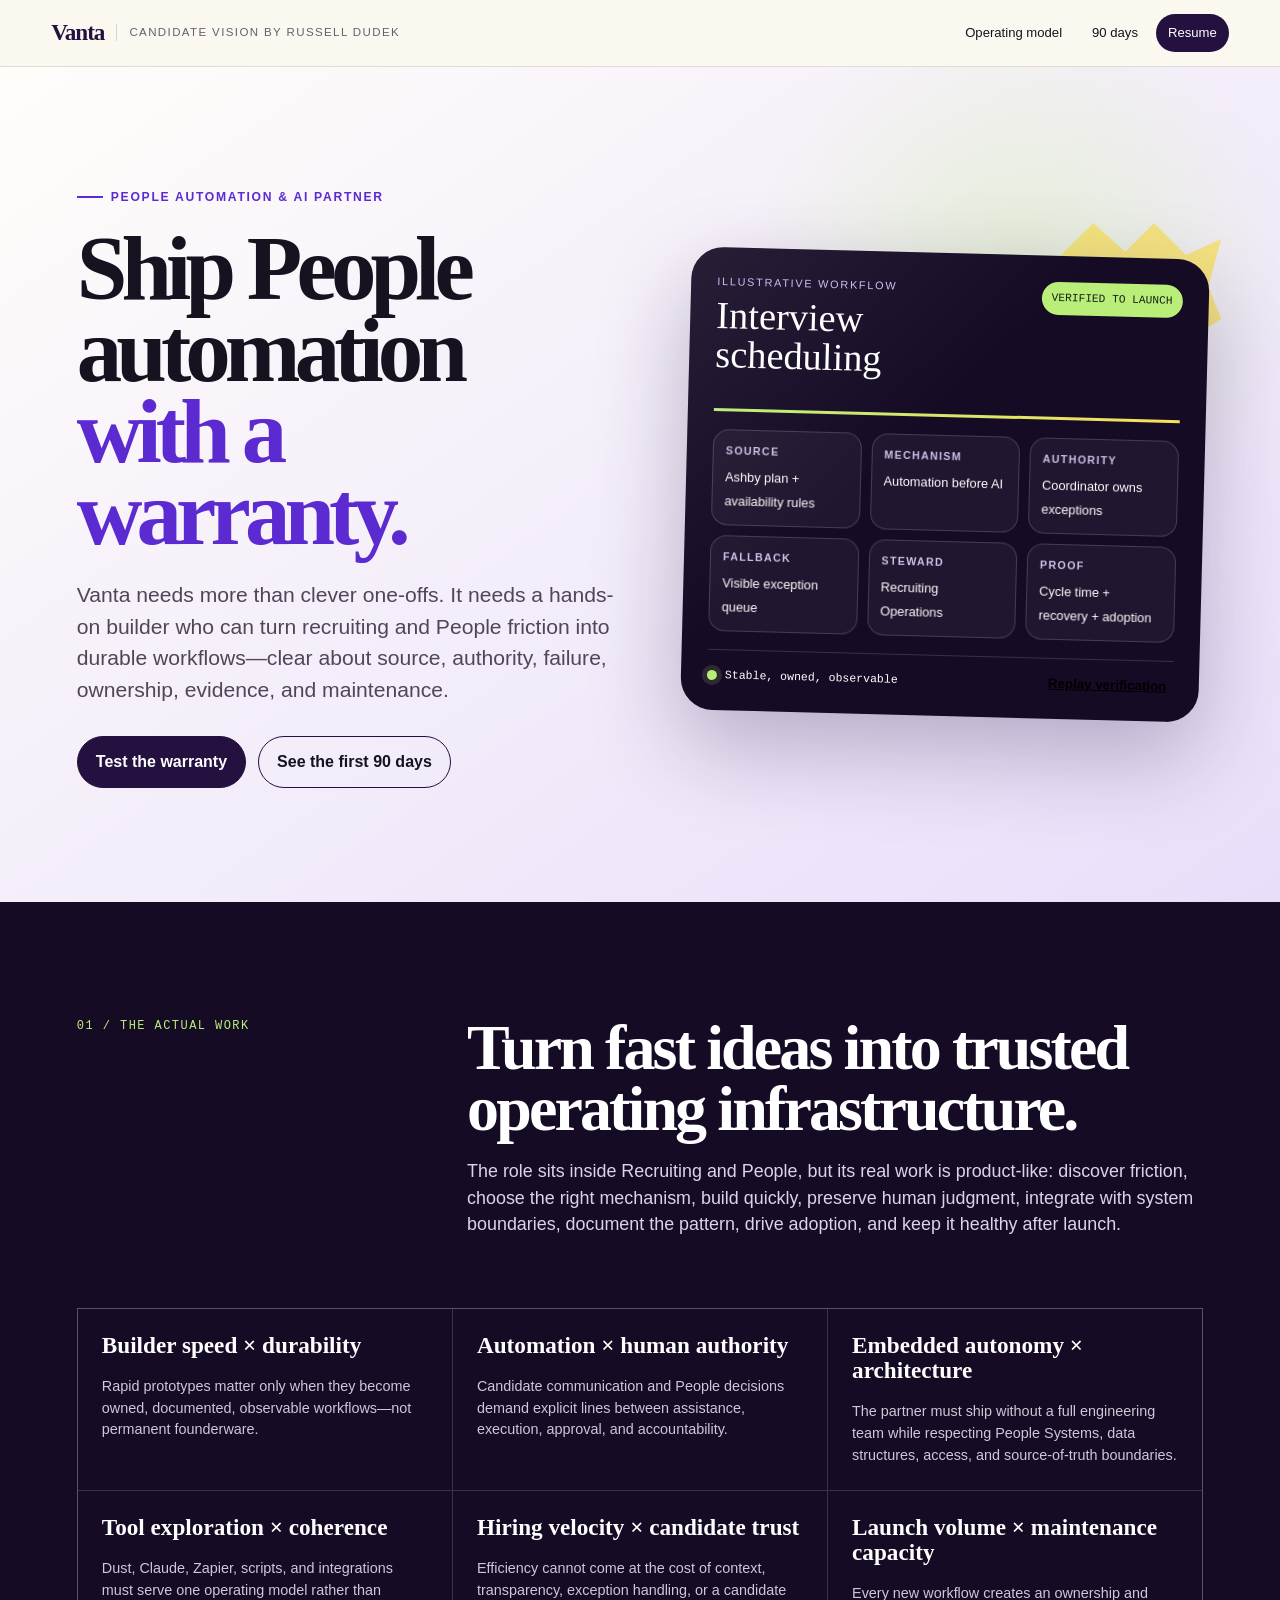
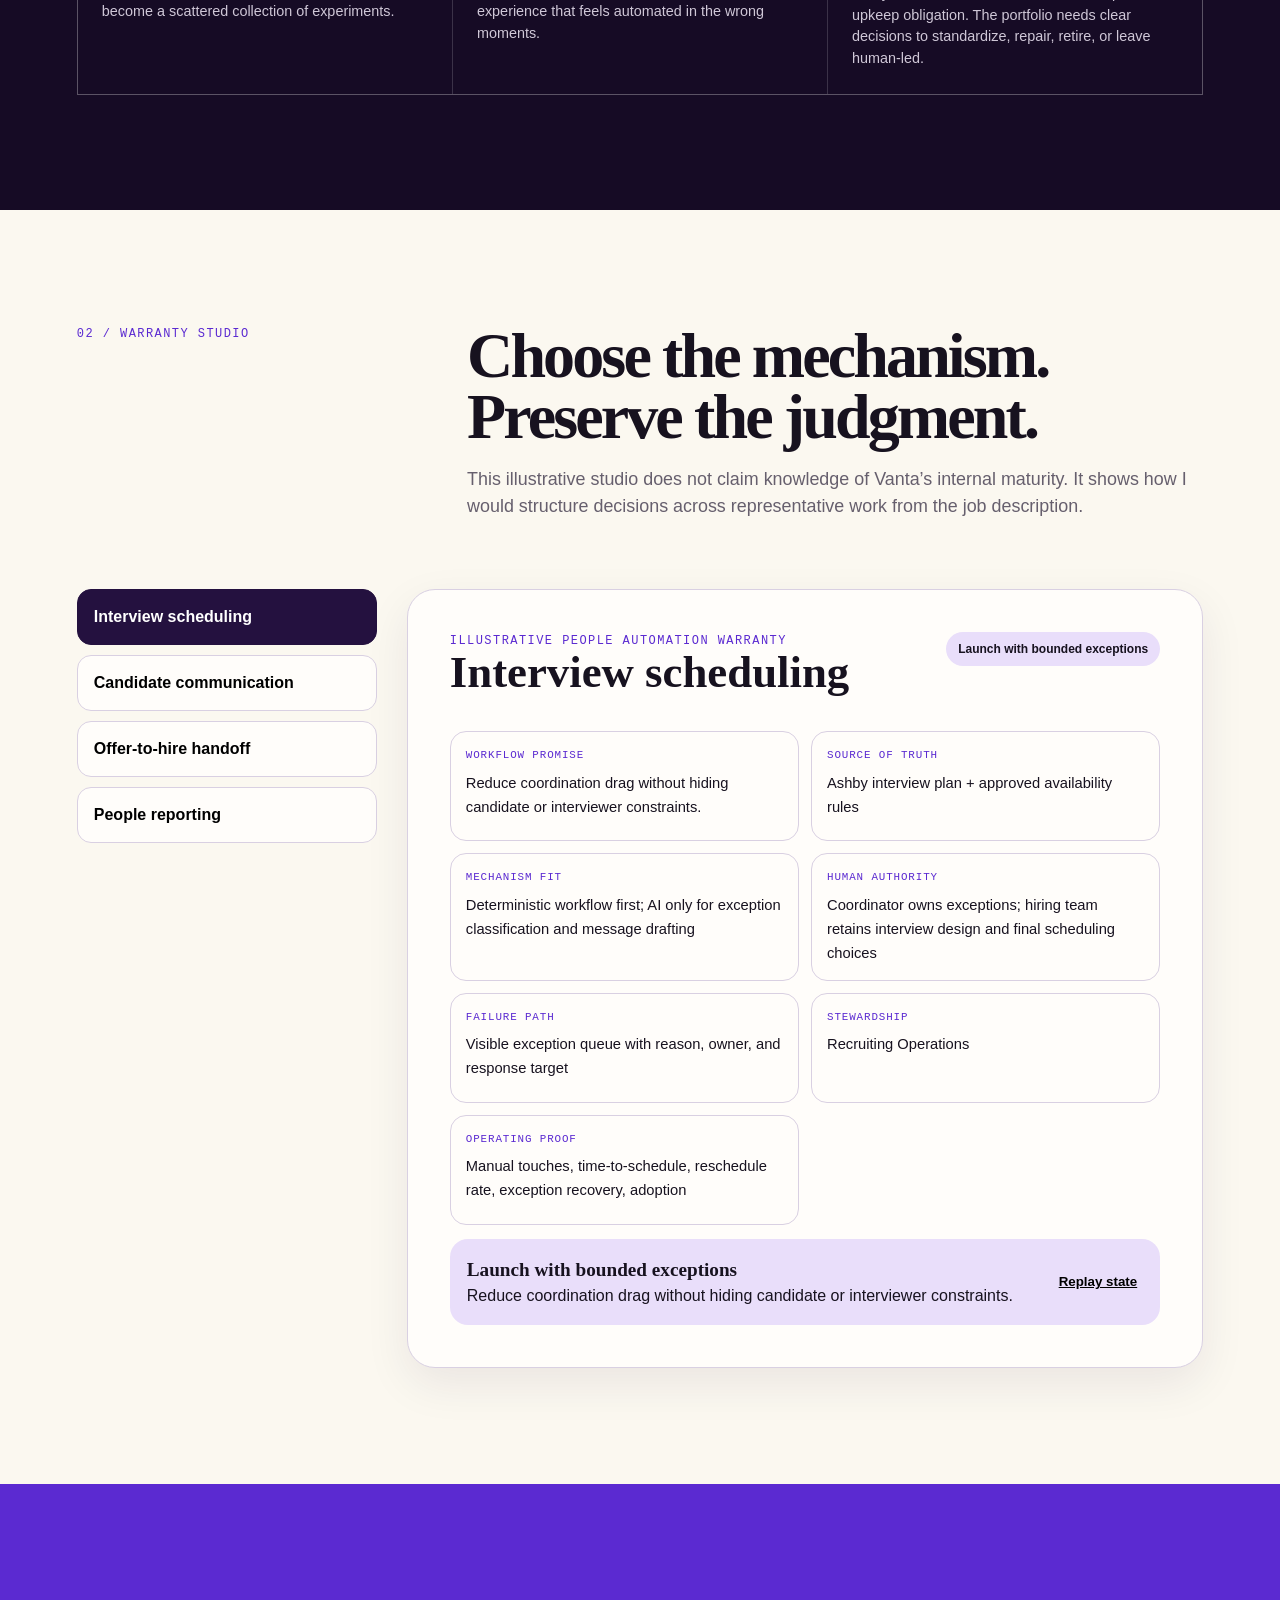
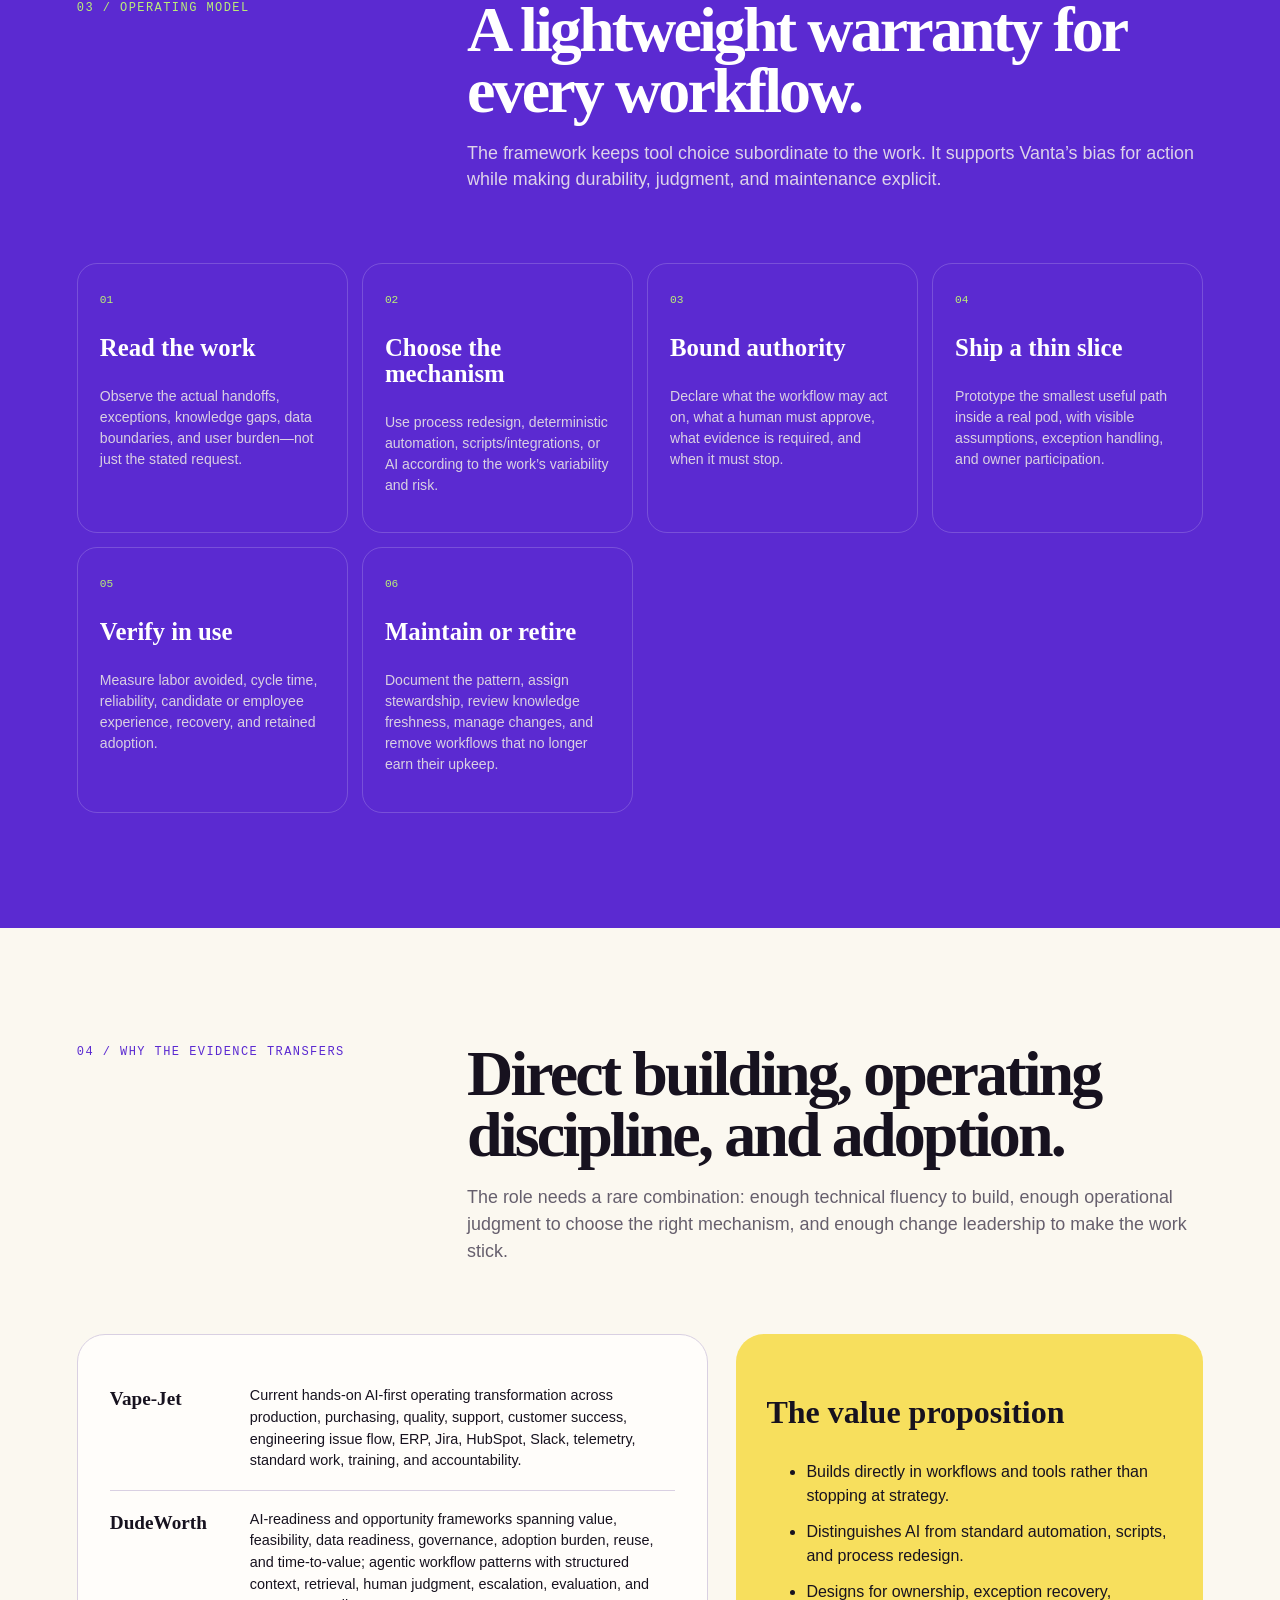
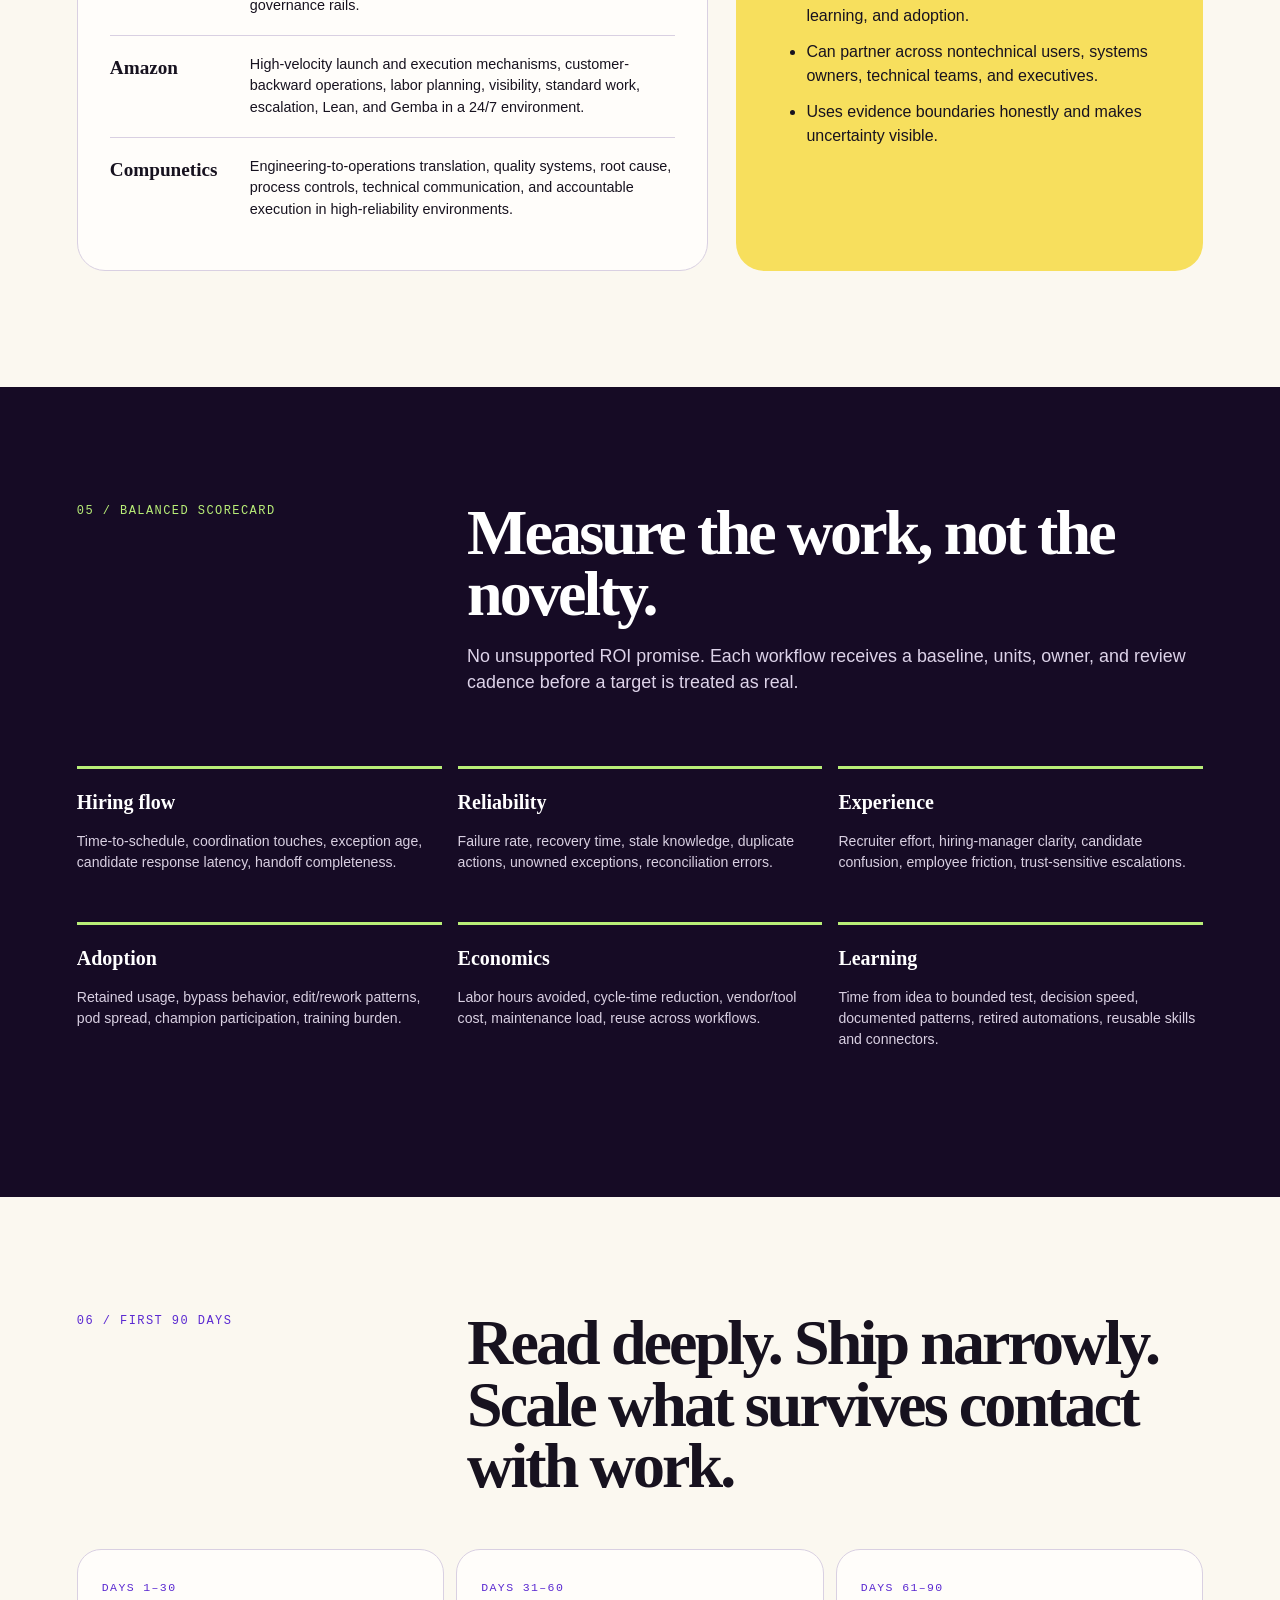
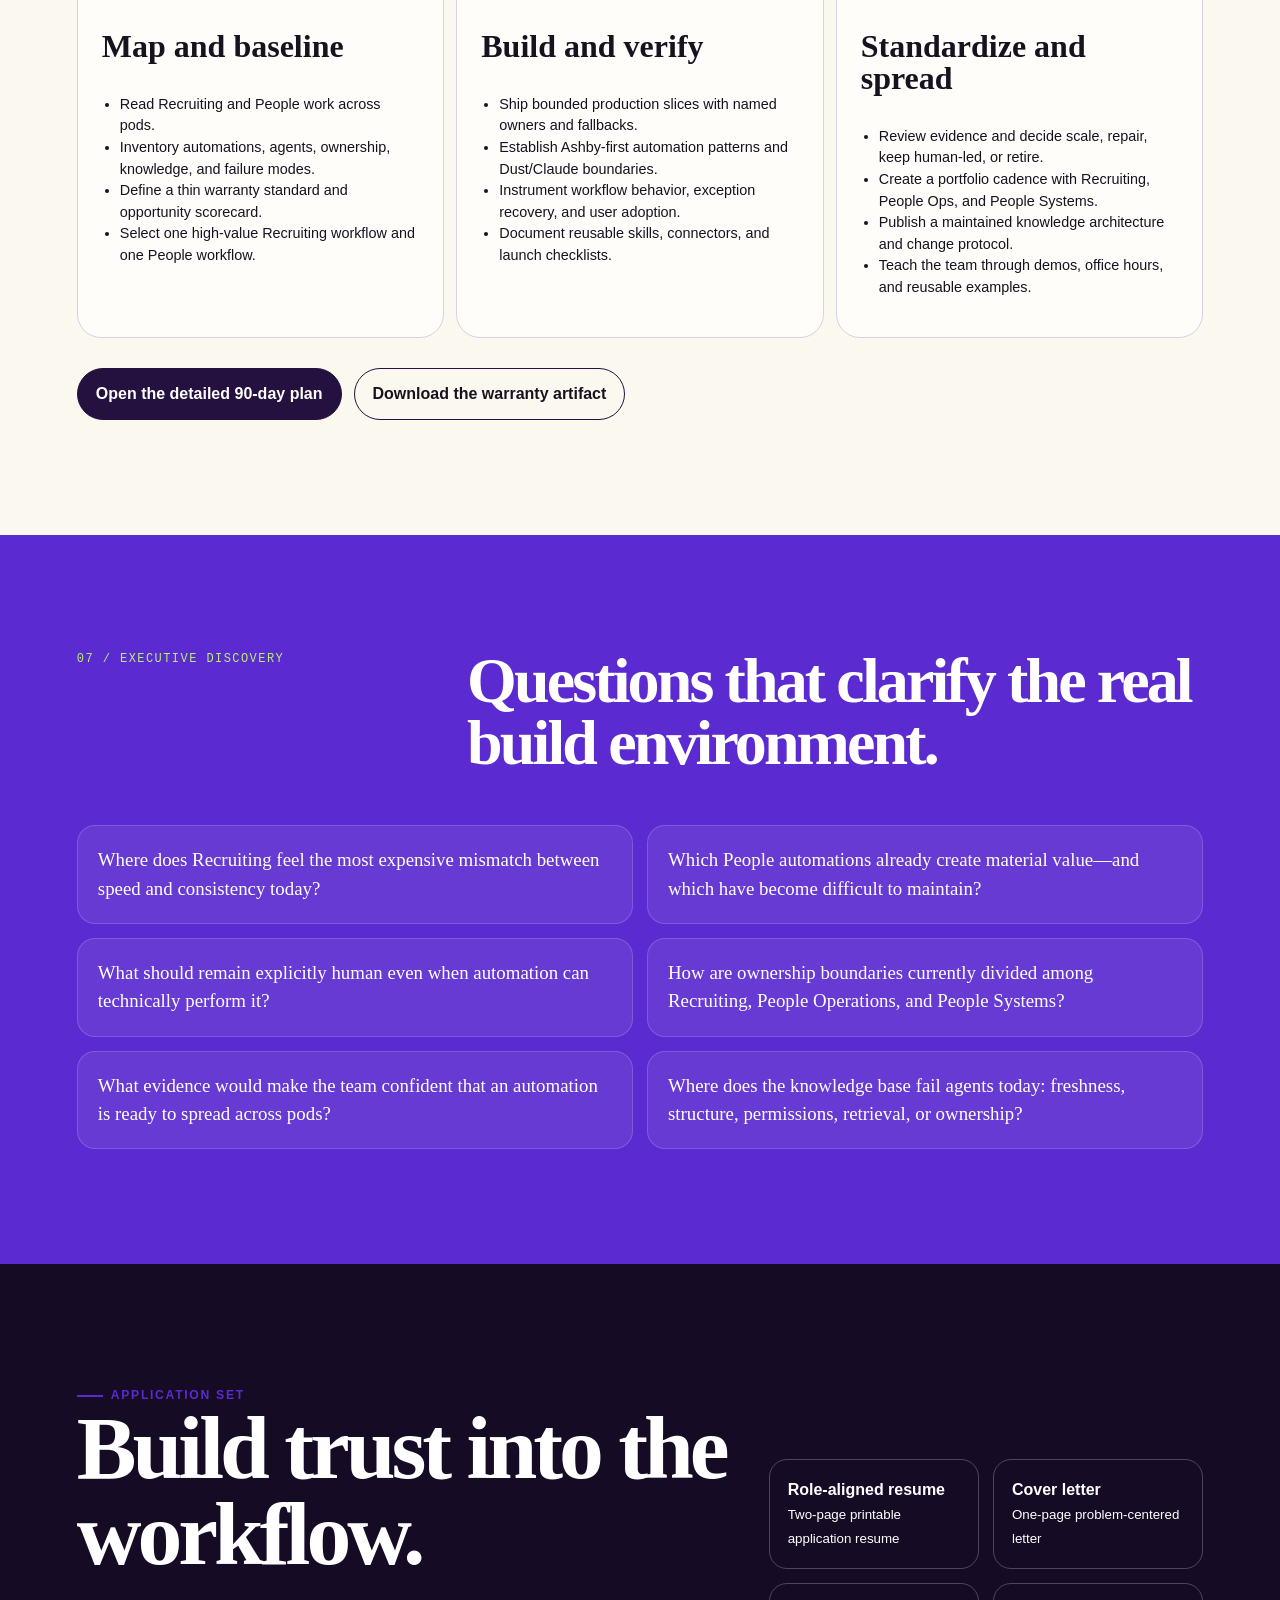
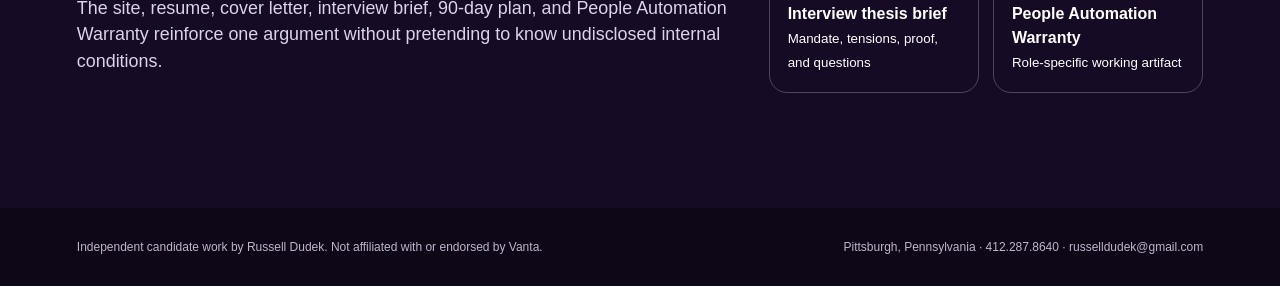
<file: index.html>
<!doctype html><html lang="en"><head><meta charset="utf-8"><meta name="viewport" content="width=device-width,initial-scale=1"><title>Russell Dudek — Candidate Vision for Vanta People Automation & AI Partner</title><meta name="description" content="An independent candidate vision for making Vanta's People automations durable, trusted, adopted, and maintainable."><link rel="stylesheet" href="styles.css"></head><body><div class="site-shell"><nav class="topbar"><div class="brandlock"><span class="vanta-wordmark" aria-label="Vanta">Vanta</span><span class="independent">Candidate vision by Russell Dudek</span></div><div class="nav"><a href="#model">Operating model</a><a href="90-day-plan.html">90 days</a><a href="resume.html" class="primary-link">Resume</a></div></nav>
<section class="hero"><div><span class="eyebrow">People Automation &amp; AI Partner</span><h1>Ship People automation <em>with a warranty.</em></h1><p class="hero-copy">Vanta needs more than clever one-offs. It needs a hands-on builder who can turn recruiting and People friction into durable workflows—clear about source, authority, failure, ownership, evidence, and maintenance.</p><div class="hero-actions"><a class="btn primary" href="#studio">Test the warranty</a><a class="btn" href="90-day-plan.html">See the first 90 days</a></div></div>
<div class="hero-art"><div class="cutout" aria-hidden="true"></div><div id="heroWarranty" class="warranty-card" aria-label="Illustrative People Automation Warranty"><div class="warranty-head"><div><div class="warranty-kicker">Illustrative workflow</div><div class="warranty-title">Interview scheduling</div></div><span class="warranty-status">VERIFIED TO LAUNCH</span></div><div class="warranty-line"><div class="warranty-progress"></div></div><div class="warranty-clauses"><div class="clause"><strong>Source</strong><span>Ashby plan + availability rules</span></div><div class="clause"><strong>Mechanism</strong><span>Automation before AI</span></div><div class="clause"><strong>Authority</strong><span>Coordinator owns exceptions</span></div><div class="clause"><strong>Fallback</strong><span>Visible exception queue</span></div><div class="clause"><strong>Steward</strong><span>Recruiting Operations</span></div><div class="clause"><strong>Proof</strong><span>Cycle time + recovery + adoption</span></div></div><div class="warranty-proof"><span class="proof-seal"><i class="proof-dot"></i>Stable, owned, observable</span><button id="heroReplay" class="replay" type="button">Replay verification</button></div></div></div></section>
<section class="section dark"><div class="section-head"><div class="section-index">01 / The actual work</div><div><h2>Turn fast ideas into trusted operating infrastructure.</h2><p class="lede">The role sits inside Recruiting and People, but its real work is product-like: discover friction, choose the right mechanism, build quickly, preserve human judgment, integrate with system boundaries, document the pattern, drive adoption, and keep it healthy after launch.</p></div></div><div class="tension-grid"><div class="tension"><b>Builder speed × durability</b><p>Rapid prototypes matter only when they become owned, documented, observable workflows—not permanent founderware.</p></div><div class="tension"><b>Automation × human authority</b><p>Candidate communication and People decisions demand explicit lines between assistance, execution, approval, and accountability.</p></div><div class="tension"><b>Embedded autonomy × architecture</b><p>The partner must ship without a full engineering team while respecting People Systems, data structures, access, and source-of-truth boundaries.</p></div><div class="tension"><b>Tool exploration × coherence</b><p>Dust, Claude, Zapier, scripts, and integrations must serve one operating model rather than become a scattered collection of experiments.</p></div><div class="tension"><b>Hiring velocity × candidate trust</b><p>Efficiency cannot come at the cost of context, transparency, exception handling, or a candidate experience that feels automated in the wrong moments.</p></div><div class="tension"><b>Launch volume × maintenance capacity</b><p>Every new workflow creates an ownership and upkeep obligation. The portfolio needs clear decisions to standardize, repair, retire, or leave human-led.</p></div></div></section>
<section id="studio" class="section"><div class="section-head"><div class="section-index">02 / Warranty studio</div><div><h2>Choose the mechanism. Preserve the judgment.</h2><p class="lede">This illustrative studio does not claim knowledge of Vanta’s internal maturity. It shows how I would structure decisions across representative work from the job description.</p></div></div><div class="decision-studio"><div class="scenario-list" role="group" aria-label="Illustrative workflow scenarios"><button class="scenario-btn" data-scenario="scheduling" aria-pressed="true">Interview scheduling</button><button class="scenario-btn" data-scenario="communication" aria-pressed="false">Candidate communication</button><button class="scenario-btn" data-scenario="offer" aria-pressed="false">Offer-to-hire handoff</button><button class="scenario-btn" data-scenario="reporting" aria-pressed="false">People reporting</button></div><div class="studio-panel"><div class="studio-top"><div><div class="section-index">Illustrative People Automation Warranty</div><h3 id="scenarioTitle">Interview scheduling</h3></div><div id="scenarioPosture" class="posture">Launch with bounded exceptions</div></div><div class="clause-grid"><div class="clause-card"><label>Workflow promise</label><output id="workflowPromise">Reduce coordination drag without hiding candidate or interviewer constraints.</output></div><div class="clause-card"><label>Source of truth</label><output id="sourceTruth">Ashby interview plan + approved availability rules</output></div><div class="clause-card"><label>Mechanism fit</label><output id="automationMode">Deterministic workflow first; AI only for exception classification and message drafting</output></div><div class="clause-card"><label>Human authority</label><output id="humanAuthority">Coordinator owns exceptions; hiring team retains interview design and final scheduling choices</output></div><div class="clause-card"><label>Failure path</label><output id="failurePath">Visible exception queue with reason, owner, and response target</output></div><div class="clause-card"><label>Stewardship</label><output id="workflowSteward">Recruiting Operations</output></div><div class="clause-card"><label>Operating proof</label><output id="operatingProof">Manual touches, time-to-schedule, reschedule rate, exception recovery, adoption</output></div></div><div class="studio-verdict"><div><strong id="verdictTitle">Launch with bounded exceptions</strong><div id="verdictText">Reduce coordination drag without hiding candidate or interviewer constraints.</div></div><button id="studioReplay" class="replay" type="button">Replay state</button></div><div id="scenarioAnnouncement" class="sr-only" aria-live="polite"></div></div></div></section>
<section id="model" class="section purple"><div class="section-head"><div class="section-index">03 / Operating model</div><div><h2>A lightweight warranty for every workflow.</h2><p class="lede">The framework keeps tool choice subordinate to the work. It supports Vanta’s bias for action while making durability, judgment, and maintenance explicit.</p></div></div><div class="mechanism-table"><div class="mechanism"><span class="num">01</span><h3>Read the work</h3><p>Observe the actual handoffs, exceptions, knowledge gaps, data boundaries, and user burden—not just the stated request.</p></div><div class="mechanism"><span class="num">02</span><h3>Choose the mechanism</h3><p>Use process redesign, deterministic automation, scripts/integrations, or AI according to the work’s variability and risk.</p></div><div class="mechanism"><span class="num">03</span><h3>Bound authority</h3><p>Declare what the workflow may act on, what a human must approve, what evidence is required, and when it must stop.</p></div><div class="mechanism"><span class="num">04</span><h3>Ship a thin slice</h3><p>Prototype the smallest useful path inside a real pod, with visible assumptions, exception handling, and owner participation.</p></div><div class="mechanism"><span class="num">05</span><h3>Verify in use</h3><p>Measure labor avoided, cycle time, reliability, candidate or employee experience, recovery, and retained adoption.</p></div><div class="mechanism"><span class="num">06</span><h3>Maintain or retire</h3><p>Document the pattern, assign stewardship, review knowledge freshness, manage changes, and remove workflows that no longer earn their upkeep.</p></div></div></section>
<section class="section"><div class="section-head"><div class="section-index">04 / Why the evidence transfers</div><div><h2>Direct building, operating discipline, and adoption.</h2><p class="lede">The role needs a rare combination: enough technical fluency to build, enough operational judgment to choose the right mechanism, and enough change leadership to make the work stick.</p></div></div><div class="evidence-map"><div class="evidence-main"><div class="evidence-role"><b>Vape-Jet</b><p>Current hands-on AI-first operating transformation across production, purchasing, quality, support, customer success, engineering issue flow, ERP, Jira, HubSpot, Slack, telemetry, standard work, training, and accountability.</p></div><div class="evidence-role"><b>DudeWorth</b><p>AI-readiness and opportunity frameworks spanning value, feasibility, data readiness, governance, adoption burden, reuse, and time-to-value; agentic workflow patterns with structured context, retrieval, human judgment, escalation, evaluation, and governance rails.</p></div><div class="evidence-role"><b>Amazon</b><p>High-velocity launch and execution mechanisms, customer-backward operations, labor planning, visibility, standard work, escalation, Lean, and Gemba in a 24/7 environment.</p></div><div class="evidence-role"><b>Compunetics</b><p>Engineering-to-operations translation, quality systems, root cause, process controls, technical communication, and accountable execution in high-reliability environments.</p></div></div><aside class="fit-band"><h3>The value proposition</h3><ul><li>Builds directly in workflows and tools rather than stopping at strategy.</li><li>Distinguishes AI from standard automation, scripts, and process redesign.</li><li>Designs for ownership, exception recovery, learning, and adoption.</li><li>Can partner across nontechnical users, systems owners, technical teams, and executives.</li><li>Uses evidence boundaries honestly and makes uncertainty visible.</li></ul></aside></div></section>
<section class="section dark"><div class="section-head"><div class="section-index">05 / Balanced scorecard</div><div><h2>Measure the work, not the novelty.</h2><p class="lede">No unsupported ROI promise. Each workflow receives a baseline, units, owner, and review cadence before a target is treated as real.</p></div></div><div class="scorecard"><div class="score"><b>Hiring flow</b><p>Time-to-schedule, coordination touches, exception age, candidate response latency, handoff completeness.</p></div><div class="score"><b>Reliability</b><p>Failure rate, recovery time, stale knowledge, duplicate actions, unowned exceptions, reconciliation errors.</p></div><div class="score"><b>Experience</b><p>Recruiter effort, hiring-manager clarity, candidate confusion, employee friction, trust-sensitive escalations.</p></div><div class="score"><b>Adoption</b><p>Retained usage, bypass behavior, edit/rework patterns, pod spread, champion participation, training burden.</p></div><div class="score"><b>Economics</b><p>Labor hours avoided, cycle-time reduction, vendor/tool cost, maintenance load, reuse across workflows.</p></div><div class="score"><b>Learning</b><p>Time from idea to bounded test, decision speed, documented patterns, retired automations, reusable skills and connectors.</p></div></div></section>
<section class="section"><div class="section-head"><div class="section-index">06 / First 90 days</div><div><h2>Read deeply. Ship narrowly. Scale what survives contact with work.</h2></div></div><div class="plan-strip"><div class="phase"><span class="days">Days 1–30</span><h3>Map and baseline</h3><ul><li>Read Recruiting and People work across pods.</li><li>Inventory automations, agents, ownership, knowledge, and failure modes.</li><li>Define a thin warranty standard and opportunity scorecard.</li><li>Select one high-value Recruiting workflow and one People workflow.</li></ul></div><div class="phase"><span class="days">Days 31–60</span><h3>Build and verify</h3><ul><li>Ship bounded production slices with named owners and fallbacks.</li><li>Establish Ashby-first automation patterns and Dust/Claude boundaries.</li><li>Instrument workflow behavior, exception recovery, and user adoption.</li><li>Document reusable skills, connectors, and launch checklists.</li></ul></div><div class="phase"><span class="days">Days 61–90</span><h3>Standardize and spread</h3><ul><li>Review evidence and decide scale, repair, keep human-led, or retire.</li><li>Create a portfolio cadence with Recruiting, People Ops, and People Systems.</li><li>Publish a maintained knowledge architecture and change protocol.</li><li>Teach the team through demos, office hours, and reusable examples.</li></ul></div></div><div class="hero-actions"><a class="btn primary" href="90-day-plan.html">Open the detailed 90-day plan</a><a class="btn" href="people-automation-warranty.html">Download the warranty artifact</a></div></section>
<section class="section purple"><div class="section-head"><div class="section-index">07 / Executive discovery</div><div><h2>Questions that clarify the real build environment.</h2></div></div><div class="questions"><div class="question">Where does Recruiting feel the most expensive mismatch between speed and consistency today?</div><div class="question">Which People automations already create material value—and which have become difficult to maintain?</div><div class="question">What should remain explicitly human even when automation can technically perform it?</div><div class="question">How are ownership boundaries currently divided among Recruiting, People Operations, and People Systems?</div><div class="question">What evidence would make the team confident that an automation is ready to spread across pods?</div><div class="question">Where does the knowledge base fail agents today: freshness, structure, permissions, retrieval, or ownership?</div></div></section>
<section class="section dark"><div class="closing"><div><span class="eyebrow">Application set</span><h2>Build trust into the workflow.</h2><p class="lede">The site, resume, cover letter, interview brief, 90-day plan, and People Automation Warranty reinforce one argument without pretending to know undisclosed internal conditions.</p></div><div class="doc-grid"><a class="doc-link" href="resume.html"><b>Role-aligned resume</b><br><small>Two-page printable application resume</small></a><a class="doc-link" href="cover-letter.html"><b>Cover letter</b><br><small>One-page problem-centered letter</small></a><a class="doc-link" href="interview-brief.html"><b>Interview thesis brief</b><br><small>Mandate, tensions, proof, and questions</small></a><a class="doc-link" href="people-automation-warranty.html"><b>People Automation Warranty</b><br><small>Role-specific working artifact</small></a></div></div></section>
<footer class="footer"><span>Independent candidate work by Russell Dudek. Not affiliated with or endorsed by Vanta.</span><span>Pittsburgh, Pennsylvania · 412.287.8640 · russelldudek@gmail.com</span></footer></div><script src="app.js"></script></body></html>
</file>
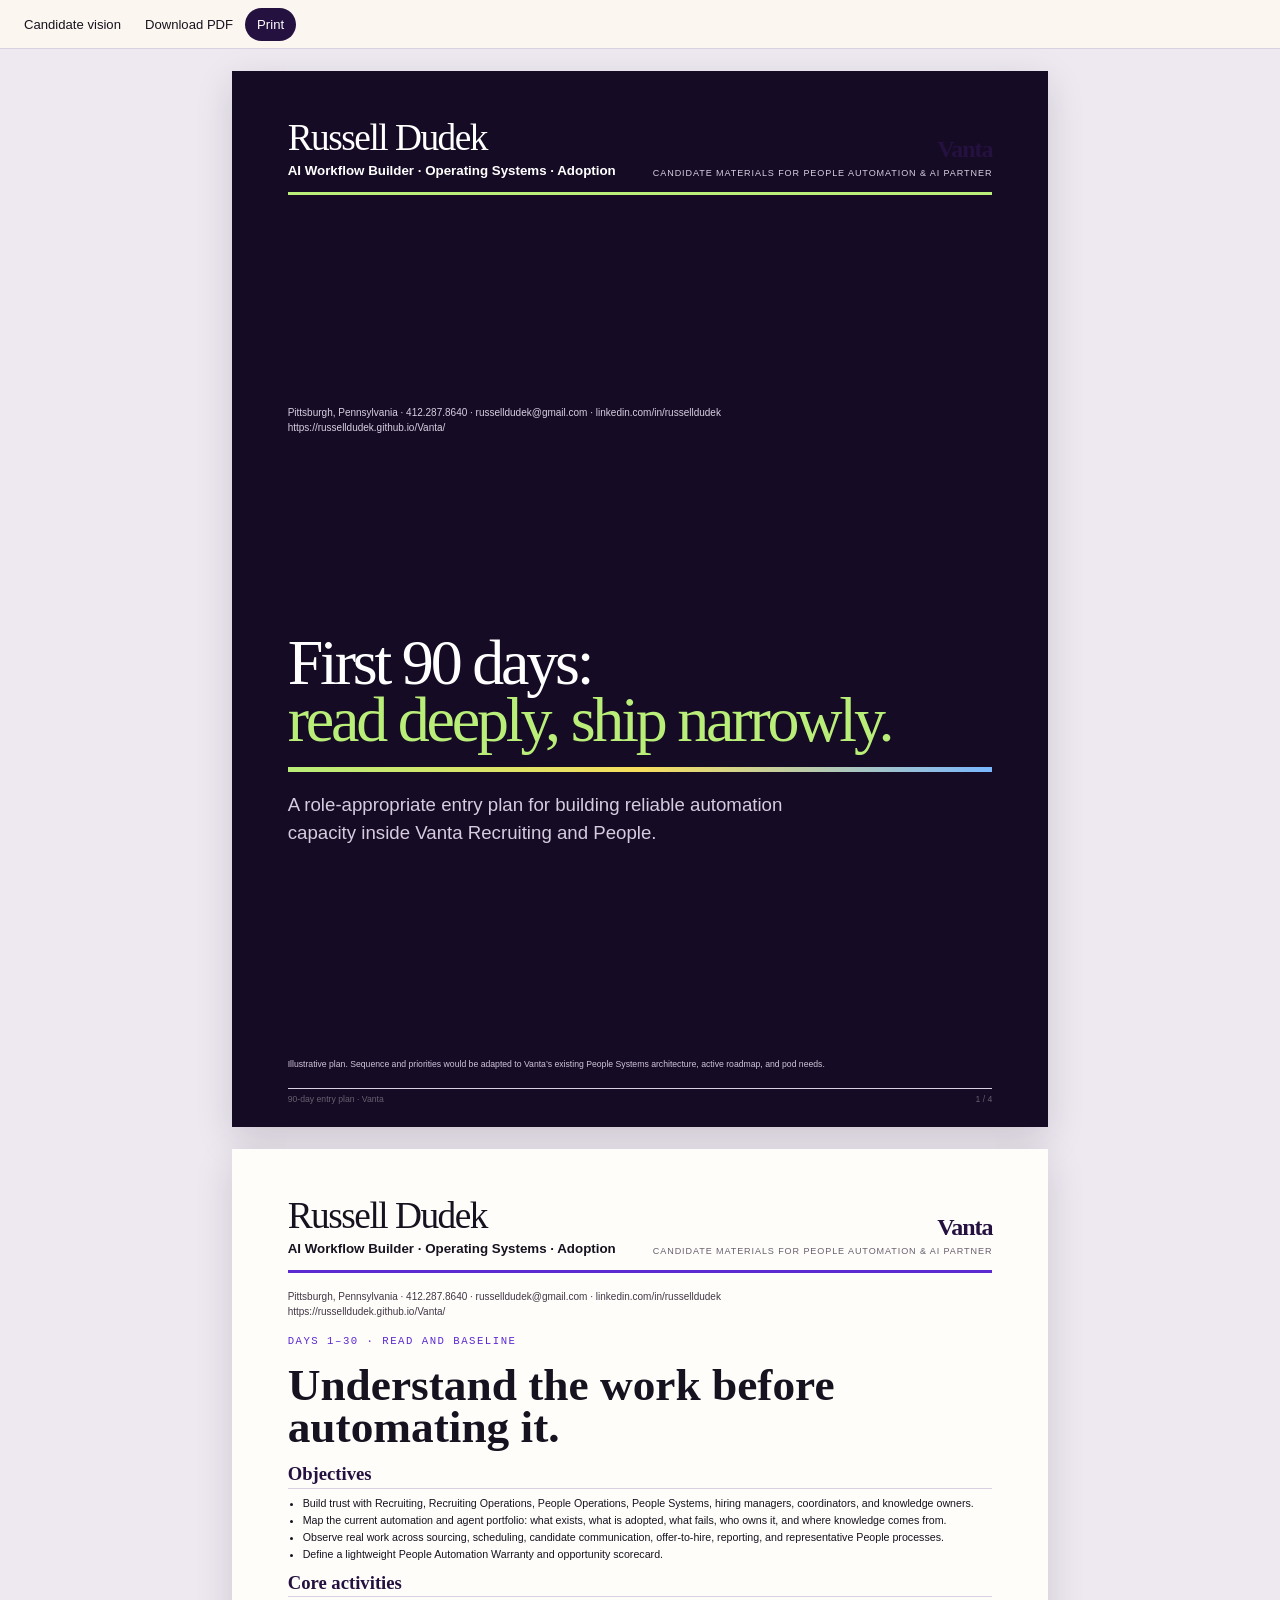
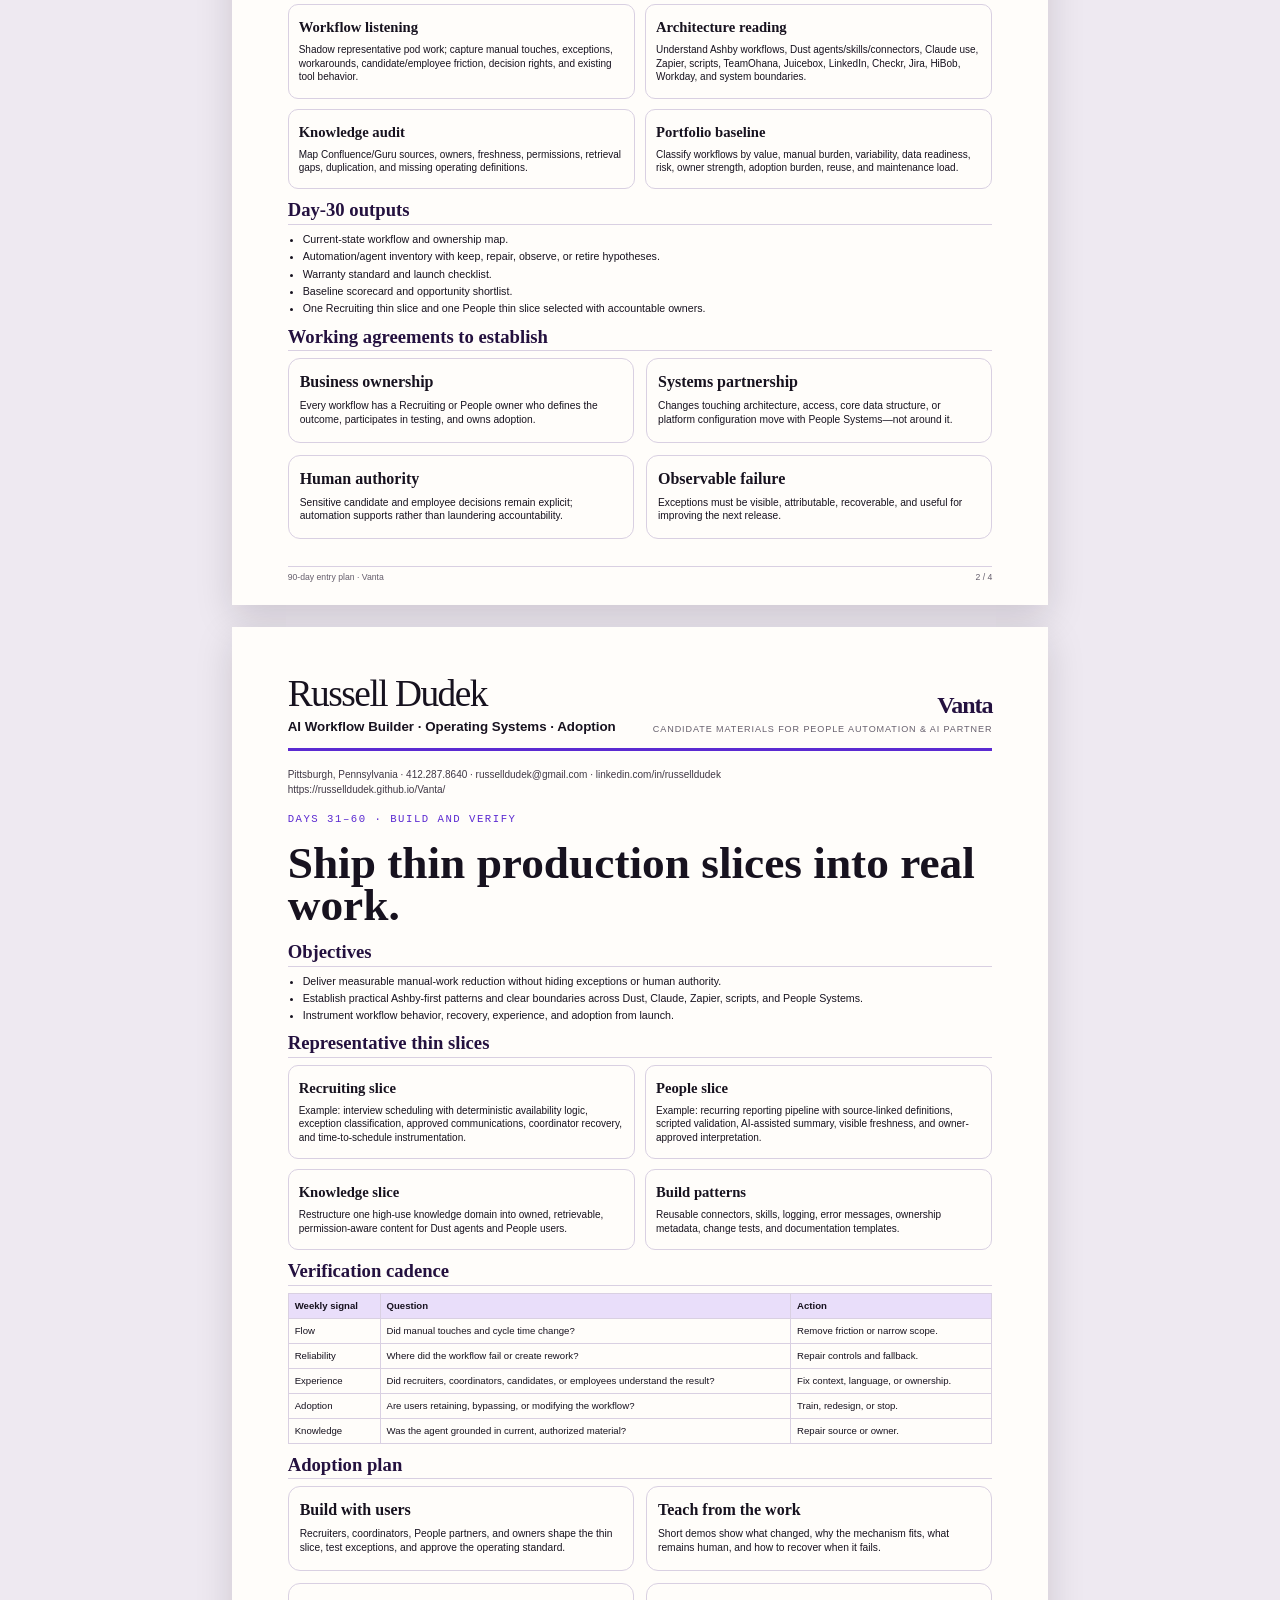
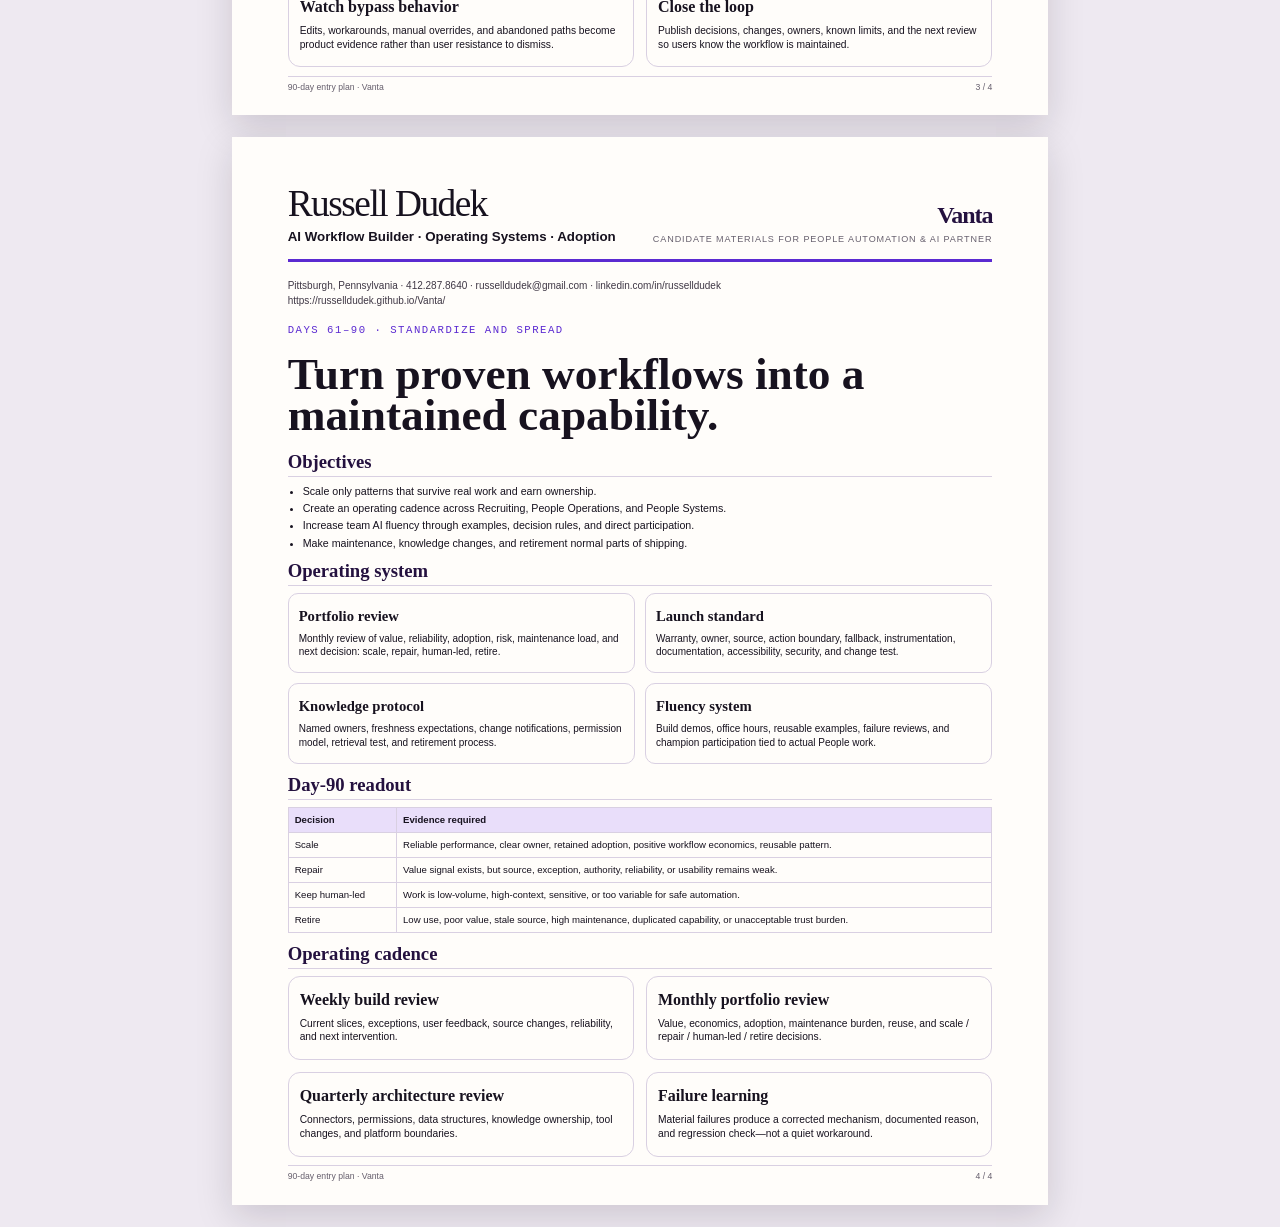
<file: 90-day-plan.html>
<!doctype html><html lang="en"><head><meta charset="utf-8"><meta name="viewport" content="width=device-width,initial-scale=1"><title>Russell Dudek — Vanta 90-Day Entry Plan</title><link rel="stylesheet" href="styles.css"></head><body class="document-body"><div class="doc-actions no-print"><a href="index.html">Candidate vision</a><a href="docs/Russell-Dudek-Vanta-90-Day-Plan.pdf" download>Download PDF</a><a class="primary-link" href="#" onclick="window.print();return false;">Print</a></div><section class="sheet brief-cover"><header class="doc-header"><div><div class="doc-name">Russell Dudek</div><div class="doc-role">AI Workflow Builder · Operating Systems · Adoption</div></div><div class="doc-brand"><span class="vanta-wordmark">Vanta</span><small>Candidate materials for People Automation & AI Partner</small></div></header><div class="contact">Pittsburgh, Pennsylvania · <a href="tel:+14122878640">412.287.8640</a> · <a href="mailto:russelldudek@gmail.com">russelldudek@gmail.com</a> · <a href="https://www.linkedin.com/in/russelldudek">linkedin.com/in/russelldudek</a><br><a href="https://russelldudek.github.io/Vanta/">https://russelldudek.github.io/Vanta/</a></div><div><div class="big-title">First 90 days:<br><em>read deeply, ship narrowly.</em></div><div class="cover-rule"></div><p class="subtitle">A role-appropriate entry plan for building reliable automation capacity inside Vanta Recruiting and People.</p></div><div><p class="source-note" style="color:#cfc5d7">Illustrative plan. Sequence and priorities would be adapted to Vanta’s existing People Systems architecture, active roadmap, and pod needs.</p><div class="doc-footer"><span>90-day entry plan · Vanta</span><span>1 / 4</span></div></div></section>
<section class="sheet phase-page"><header class="doc-header"><div><div class="doc-name">Russell Dudek</div><div class="doc-role">AI Workflow Builder · Operating Systems · Adoption</div></div><div class="doc-brand"><span class="vanta-wordmark">Vanta</span><small>Candidate materials for People Automation & AI Partner</small></div></header><div class="contact">Pittsburgh, Pennsylvania · <a href="tel:+14122878640">412.287.8640</a> · <a href="mailto:russelldudek@gmail.com">russelldudek@gmail.com</a> · <a href="https://www.linkedin.com/in/russelldudek">linkedin.com/in/russelldudek</a><br><a href="https://russelldudek.github.io/Vanta/">https://russelldudek.github.io/Vanta/</a></div><div class="phase-number">Days 1–30 · Read and baseline</div><h1>Understand the work before automating it.</h1><section class="doc-section"><h2>Objectives</h2><ul><li>Build trust with Recruiting, Recruiting Operations, People Operations, People Systems, hiring managers, coordinators, and knowledge owners.</li><li>Map the current automation and agent portfolio: what exists, what is adopted, what fails, who owns it, and where knowledge comes from.</li><li>Observe real work across sourcing, scheduling, candidate communication, offer-to-hire, reporting, and representative People processes.</li><li>Define a lightweight People Automation Warranty and opportunity scorecard.</li></ul></section><section class="doc-section"><h2>Core activities</h2><div class="deliverables"><div class="deliverable"><strong>Workflow listening</strong><p>Shadow representative pod work; capture manual touches, exceptions, workarounds, candidate/employee friction, decision rights, and existing tool behavior.</p></div><div class="deliverable"><strong>Architecture reading</strong><p>Understand Ashby workflows, Dust agents/skills/connectors, Claude use, Zapier, scripts, TeamOhana, Juicebox, LinkedIn, Checkr, Jira, HiBob, Workday, and system boundaries.</p></div><div class="deliverable"><strong>Knowledge audit</strong><p>Map Confluence/Guru sources, owners, freshness, permissions, retrieval gaps, duplication, and missing operating definitions.</p></div><div class="deliverable"><strong>Portfolio baseline</strong><p>Classify workflows by value, manual burden, variability, data readiness, risk, owner strength, adoption burden, reuse, and maintenance load.</p></div></div></section><section class="doc-section"><h2>Day-30 outputs</h2><ul><li>Current-state workflow and ownership map.</li><li>Automation/agent inventory with keep, repair, observe, or retire hypotheses.</li><li>Warranty standard and launch checklist.</li><li>Baseline scorecard and opportunity shortlist.</li><li>One Recruiting thin slice and one People thin slice selected with accountable owners.</li></ul></section><section class="doc-section"><h2>Working agreements to establish</h2><div class="brief-grid"><div class="brief-card"><h3>Business ownership</h3><p>Every workflow has a Recruiting or People owner who defines the outcome, participates in testing, and owns adoption.</p></div><div class="brief-card"><h3>Systems partnership</h3><p>Changes touching architecture, access, core data structure, or platform configuration move with People Systems—not around it.</p></div><div class="brief-card"><h3>Human authority</h3><p>Sensitive candidate and employee decisions remain explicit; automation supports rather than laundering accountability.</p></div><div class="brief-card"><h3>Observable failure</h3><p>Exceptions must be visible, attributable, recoverable, and useful for improving the next release.</p></div></div></section><div class="doc-footer"><span>90-day entry plan · Vanta</span><span>2 / 4</span></div></section>
<section class="sheet phase-page"><header class="doc-header"><div><div class="doc-name">Russell Dudek</div><div class="doc-role">AI Workflow Builder · Operating Systems · Adoption</div></div><div class="doc-brand"><span class="vanta-wordmark">Vanta</span><small>Candidate materials for People Automation & AI Partner</small></div></header><div class="contact">Pittsburgh, Pennsylvania · <a href="tel:+14122878640">412.287.8640</a> · <a href="mailto:russelldudek@gmail.com">russelldudek@gmail.com</a> · <a href="https://www.linkedin.com/in/russelldudek">linkedin.com/in/russelldudek</a><br><a href="https://russelldudek.github.io/Vanta/">https://russelldudek.github.io/Vanta/</a></div><div class="phase-number">Days 31–60 · Build and verify</div><h1>Ship thin production slices into real work.</h1><section class="doc-section"><h2>Objectives</h2><ul><li>Deliver measurable manual-work reduction without hiding exceptions or human authority.</li><li>Establish practical Ashby-first patterns and clear boundaries across Dust, Claude, Zapier, scripts, and People Systems.</li><li>Instrument workflow behavior, recovery, experience, and adoption from launch.</li></ul></section><section class="doc-section"><h2>Representative thin slices</h2><div class="deliverables"><div class="deliverable"><strong>Recruiting slice</strong><p>Example: interview scheduling with deterministic availability logic, exception classification, approved communications, coordinator recovery, and time-to-schedule instrumentation.</p></div><div class="deliverable"><strong>People slice</strong><p>Example: recurring reporting pipeline with source-linked definitions, scripted validation, AI-assisted summary, visible freshness, and owner-approved interpretation.</p></div><div class="deliverable"><strong>Knowledge slice</strong><p>Restructure one high-use knowledge domain into owned, retrievable, permission-aware content for Dust agents and People users.</p></div><div class="deliverable"><strong>Build patterns</strong><p>Reusable connectors, skills, logging, error messages, ownership metadata, change tests, and documentation templates.</p></div></div></section><section class="doc-section"><h2>Verification cadence</h2><table class="matrix"><tr><th>Weekly signal</th><th>Question</th><th>Action</th></tr><tr><td>Flow</td><td>Did manual touches and cycle time change?</td><td>Remove friction or narrow scope.</td></tr><tr><td>Reliability</td><td>Where did the workflow fail or create rework?</td><td>Repair controls and fallback.</td></tr><tr><td>Experience</td><td>Did recruiters, coordinators, candidates, or employees understand the result?</td><td>Fix context, language, or ownership.</td></tr><tr><td>Adoption</td><td>Are users retaining, bypassing, or modifying the workflow?</td><td>Train, redesign, or stop.</td></tr><tr><td>Knowledge</td><td>Was the agent grounded in current, authorized material?</td><td>Repair source or owner.</td></tr></table></section><section class="doc-section"><h2>Adoption plan</h2><div class="brief-grid"><div class="brief-card"><h3>Build with users</h3><p>Recruiters, coordinators, People partners, and owners shape the thin slice, test exceptions, and approve the operating standard.</p></div><div class="brief-card"><h3>Teach from the work</h3><p>Short demos show what changed, why the mechanism fits, what remains human, and how to recover when it fails.</p></div><div class="brief-card"><h3>Watch bypass behavior</h3><p>Edits, workarounds, manual overrides, and abandoned paths become product evidence rather than user resistance to dismiss.</p></div><div class="brief-card"><h3>Close the loop</h3><p>Publish decisions, changes, owners, known limits, and the next review so users know the workflow is maintained.</p></div></div></section><div class="doc-footer"><span>90-day entry plan · Vanta</span><span>3 / 4</span></div></section>
<section class="sheet phase-page"><header class="doc-header"><div><div class="doc-name">Russell Dudek</div><div class="doc-role">AI Workflow Builder · Operating Systems · Adoption</div></div><div class="doc-brand"><span class="vanta-wordmark">Vanta</span><small>Candidate materials for People Automation & AI Partner</small></div></header><div class="contact">Pittsburgh, Pennsylvania · <a href="tel:+14122878640">412.287.8640</a> · <a href="mailto:russelldudek@gmail.com">russelldudek@gmail.com</a> · <a href="https://www.linkedin.com/in/russelldudek">linkedin.com/in/russelldudek</a><br><a href="https://russelldudek.github.io/Vanta/">https://russelldudek.github.io/Vanta/</a></div><div class="phase-number">Days 61–90 · Standardize and spread</div><h1>Turn proven workflows into a maintained capability.</h1><section class="doc-section"><h2>Objectives</h2><ul><li>Scale only patterns that survive real work and earn ownership.</li><li>Create an operating cadence across Recruiting, People Operations, and People Systems.</li><li>Increase team AI fluency through examples, decision rules, and direct participation.</li><li>Make maintenance, knowledge changes, and retirement normal parts of shipping.</li></ul></section><section class="doc-section"><h2>Operating system</h2><div class="deliverables"><div class="deliverable"><strong>Portfolio review</strong><p>Monthly review of value, reliability, adoption, risk, maintenance load, and next decision: scale, repair, human-led, retire.</p></div><div class="deliverable"><strong>Launch standard</strong><p>Warranty, owner, source, action boundary, fallback, instrumentation, documentation, accessibility, security, and change test.</p></div><div class="deliverable"><strong>Knowledge protocol</strong><p>Named owners, freshness expectations, change notifications, permission model, retrieval test, and retirement process.</p></div><div class="deliverable"><strong>Fluency system</strong><p>Build demos, office hours, reusable examples, failure reviews, and champion participation tied to actual People work.</p></div></div></section><section class="doc-section"><h2>Day-90 readout</h2><table class="matrix"><tr><th>Decision</th><th>Evidence required</th></tr><tr><td>Scale</td><td>Reliable performance, clear owner, retained adoption, positive workflow economics, reusable pattern.</td></tr><tr><td>Repair</td><td>Value signal exists, but source, exception, authority, reliability, or usability remains weak.</td></tr><tr><td>Keep human-led</td><td>Work is low-volume, high-context, sensitive, or too variable for safe automation.</td></tr><tr><td>Retire</td><td>Low use, poor value, stale source, high maintenance, duplicated capability, or unacceptable trust burden.</td></tr></table></section><section class="doc-section"><h2>Operating cadence</h2><div class="brief-grid"><div class="brief-card"><h3>Weekly build review</h3><p>Current slices, exceptions, user feedback, source changes, reliability, and next intervention.</p></div><div class="brief-card"><h3>Monthly portfolio review</h3><p>Value, economics, adoption, maintenance burden, reuse, and scale / repair / human-led / retire decisions.</p></div><div class="brief-card"><h3>Quarterly architecture review</h3><p>Connectors, permissions, data structures, knowledge ownership, tool changes, and platform boundaries.</p></div><div class="brief-card"><h3>Failure learning</h3><p>Material failures produce a corrected mechanism, documented reason, and regression check—not a quiet workaround.</p></div></div></section><div class="doc-footer"><span>90-day entry plan · Vanta</span><span>4 / 4</span></div></section></body></html>
</file>
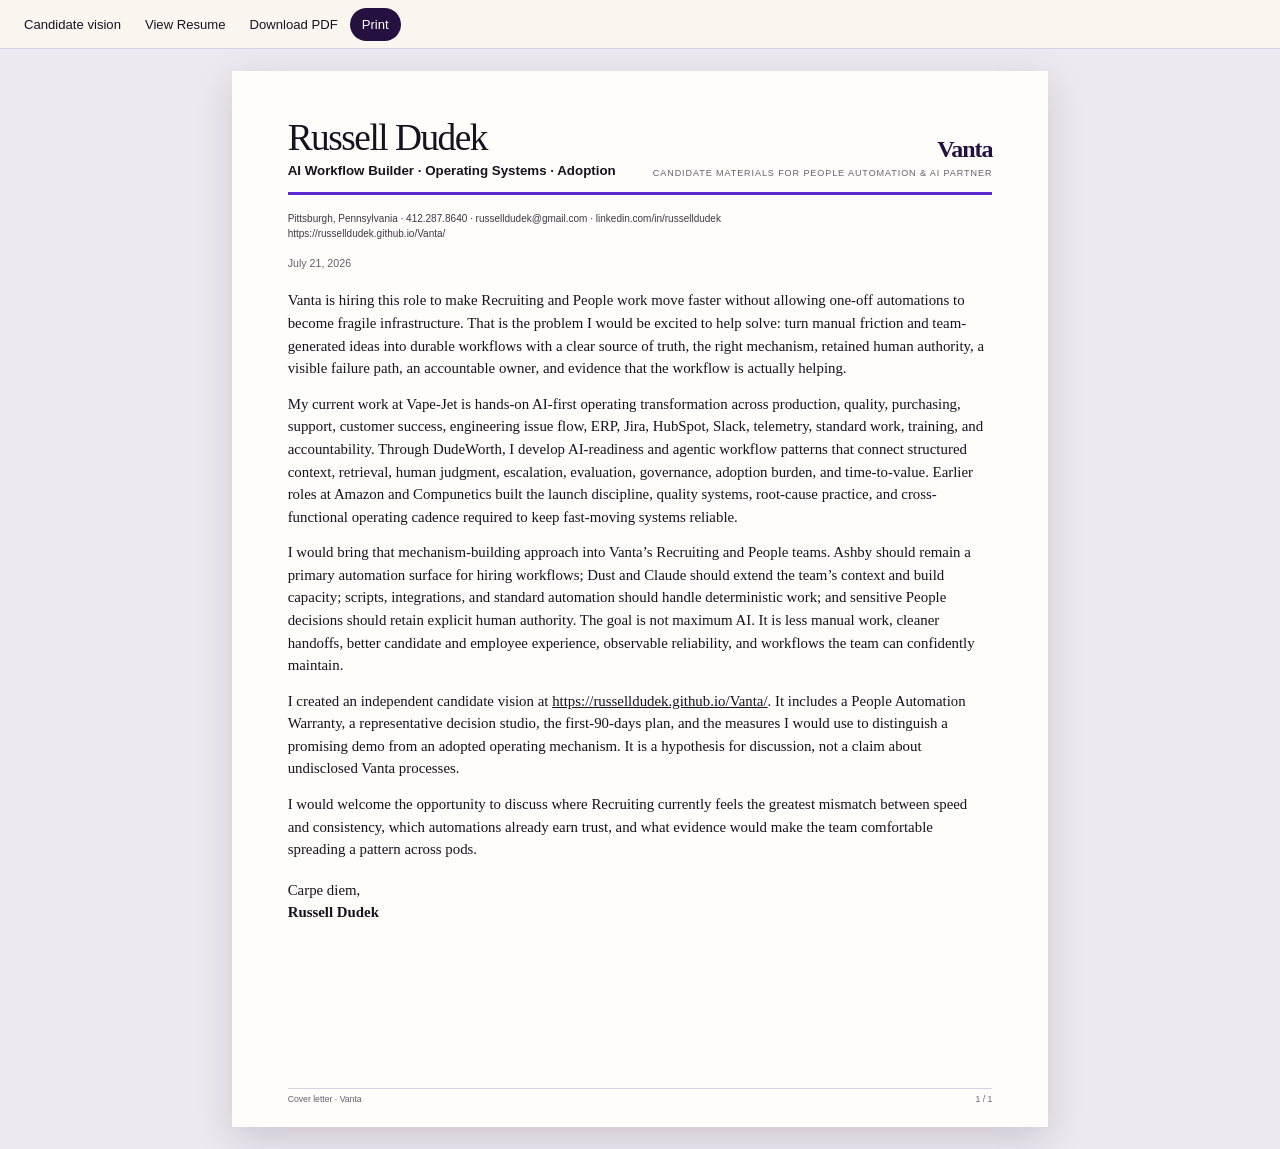
<file: cover-letter.html>
<!doctype html><html lang="en"><head><meta charset="utf-8"><meta name="viewport" content="width=device-width,initial-scale=1"><title>Russell Dudek — Vanta Cover Letter</title><link rel="stylesheet" href="styles.css"></head><body class="document-body"><div class="doc-actions no-print"><a href="index.html">Candidate vision</a><a href="resume.html">View Resume</a><a href="docs/Russell-Dudek-Vanta-Cover-Letter.pdf" download>Download PDF</a><a class="primary-link" href="#" onclick="window.print();return false;">Print</a></div><section class="sheet"><header class="doc-header"><div><div class="doc-name">Russell Dudek</div><div class="doc-role">AI Workflow Builder · Operating Systems · Adoption</div></div><div class="doc-brand"><span class="vanta-wordmark">Vanta</span><small>Candidate materials for People Automation & AI Partner</small></div></header><div class="contact">Pittsburgh, Pennsylvania · <a href="tel:+14122878640">412.287.8640</a> · <a href="mailto:russelldudek@gmail.com">russelldudek@gmail.com</a> · <a href="https://www.linkedin.com/in/russelldudek">linkedin.com/in/russelldudek</a><br><a href="https://russelldudek.github.io/Vanta/">https://russelldudek.github.io/Vanta/</a></div><div class="letter-date">July 21, 2026</div><div class="letter-body"><p>Vanta is hiring this role to make Recruiting and People work move faster without allowing one-off automations to become fragile infrastructure. That is the problem I would be excited to help solve: turn manual friction and team-generated ideas into durable workflows with a clear source of truth, the right mechanism, retained human authority, a visible failure path, an accountable owner, and evidence that the workflow is actually helping.</p><p>My current work at Vape-Jet is hands-on AI-first operating transformation across production, quality, purchasing, support, customer success, engineering issue flow, ERP, Jira, HubSpot, Slack, telemetry, standard work, training, and accountability. Through DudeWorth, I develop AI-readiness and agentic workflow patterns that connect structured context, retrieval, human judgment, escalation, evaluation, governance, adoption burden, and time-to-value. Earlier roles at Amazon and Compunetics built the launch discipline, quality systems, root-cause practice, and cross-functional operating cadence required to keep fast-moving systems reliable.</p><p>I would bring that mechanism-building approach into Vanta’s Recruiting and People teams. Ashby should remain a primary automation surface for hiring workflows; Dust and Claude should extend the team’s context and build capacity; scripts, integrations, and standard automation should handle deterministic work; and sensitive People decisions should retain explicit human authority. The goal is not maximum AI. It is less manual work, cleaner handoffs, better candidate and employee experience, observable reliability, and workflows the team can confidently maintain.</p><p>I created an independent candidate vision at <a href="https://russelldudek.github.io/Vanta/">https://russelldudek.github.io/Vanta/</a>. It includes a People Automation Warranty, a representative decision studio, the first-90-days plan, and the measures I would use to distinguish a promising demo from an adopted operating mechanism. It is a hypothesis for discussion, not a claim about undisclosed Vanta processes.</p><p>I would welcome the opportunity to discuss where Recruiting currently feels the greatest mismatch between speed and consistency, which automations already earn trust, and what evidence would make the team comfortable spreading a pattern across pods.</p><p class="signature">Carpe diem,<br><b>Russell Dudek</b></p></div><div class="doc-footer"><span>Cover letter · Vanta</span><span>1 / 1</span></div></section></body></html>
</file>
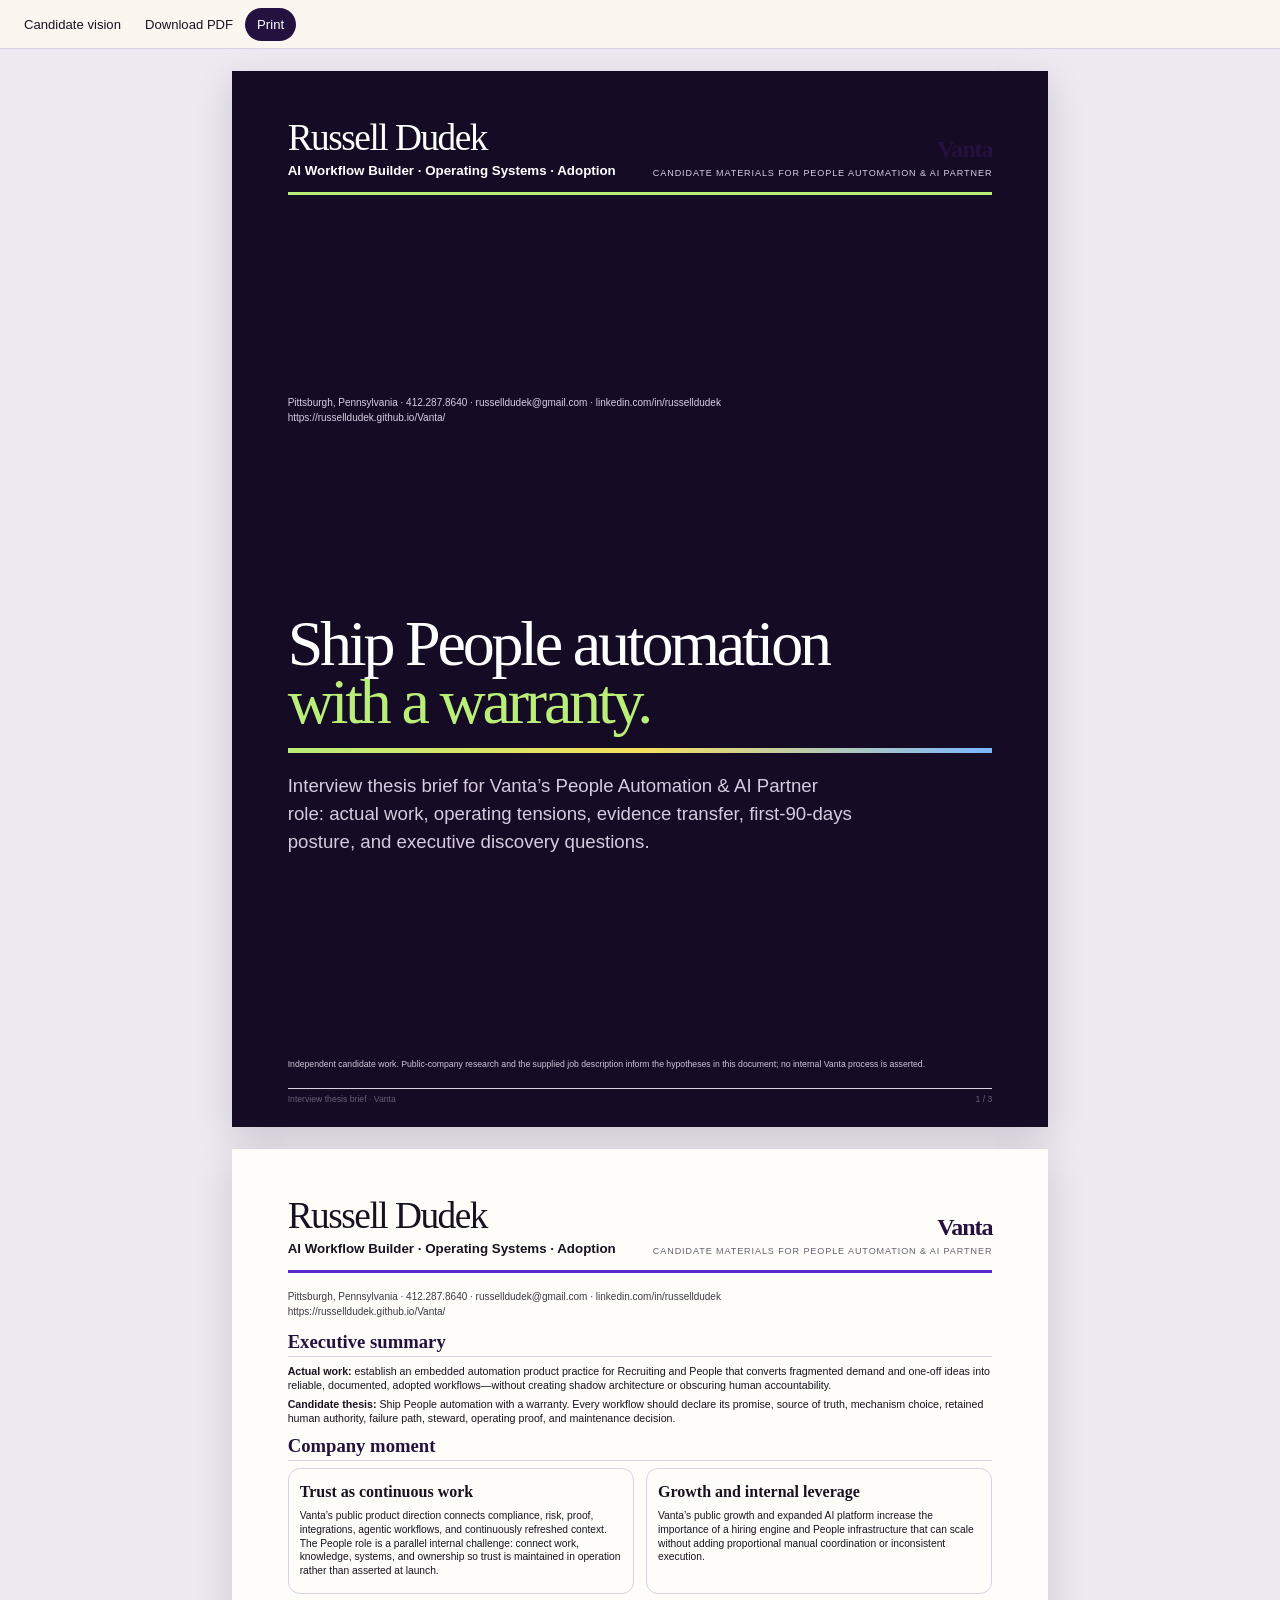
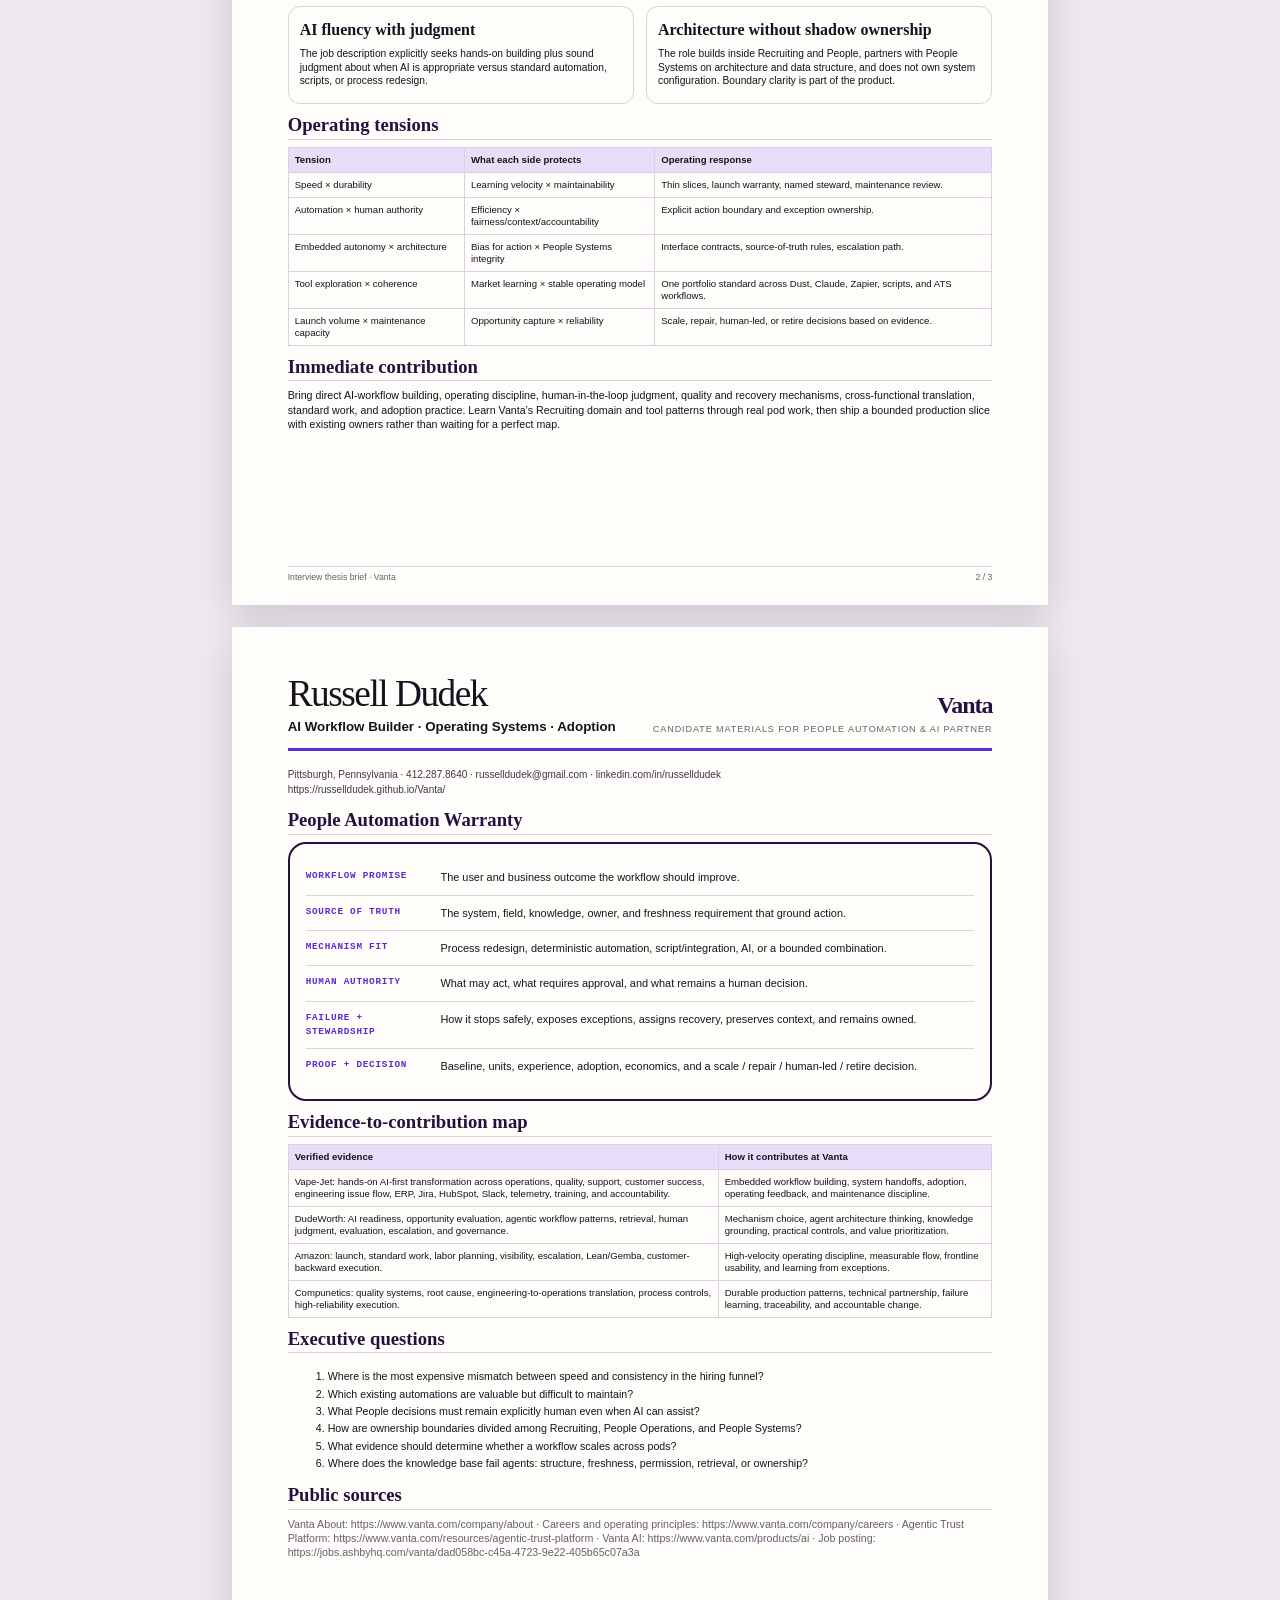
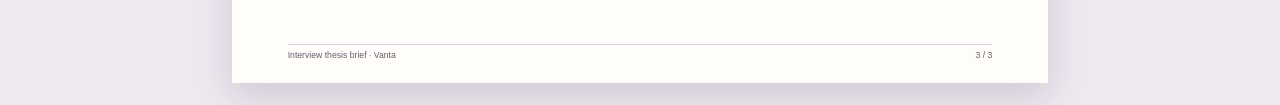
<file: interview-brief.html>
<!doctype html><html lang="en"><head><meta charset="utf-8"><meta name="viewport" content="width=device-width,initial-scale=1"><title>Russell Dudek — Vanta Interview Thesis Brief</title><link rel="stylesheet" href="styles.css"></head><body class="document-body"><div class="doc-actions no-print"><a href="index.html">Candidate vision</a><a href="docs/Russell-Dudek-Vanta-Interview-Thesis-Brief.pdf" download>Download PDF</a><a class="primary-link" href="#" onclick="window.print();return false;">Print</a></div><section class="sheet brief-cover"><header class="doc-header"><div><div class="doc-name">Russell Dudek</div><div class="doc-role">AI Workflow Builder · Operating Systems · Adoption</div></div><div class="doc-brand"><span class="vanta-wordmark">Vanta</span><small>Candidate materials for People Automation &amp; AI Partner</small></div></header><div class="contact">Pittsburgh, Pennsylvania · <a href="tel:+14122878640">412.287.8640</a> · <a href="mailto:russelldudek@gmail.com">russelldudek@gmail.com</a> · <a href="https://www.linkedin.com/in/russelldudek">linkedin.com/in/russelldudek</a><br><a href="https://russelldudek.github.io/Vanta/">https://russelldudek.github.io/Vanta/</a></div><div><div class="big-title">Ship People automation<br><em>with a warranty.</em></div><div class="cover-rule"></div><p class="subtitle">Interview thesis brief for Vanta’s People Automation &amp; AI Partner role: actual work, operating tensions, evidence transfer, first-90-days posture, and executive discovery questions.</p></div><div><p class="source-note" style="color:#cfc5d7">Independent candidate work. Public-company research and the supplied job description inform the hypotheses in this document; no internal Vanta process is asserted.</p><div class="doc-footer"><span>Interview thesis brief · Vanta</span><span>1 / 3</span></div></div></section>
<section class="sheet"><header class="doc-header"><div><div class="doc-name">Russell Dudek</div><div class="doc-role">AI Workflow Builder · Operating Systems · Adoption</div></div><div class="doc-brand"><span class="vanta-wordmark">Vanta</span><small>Candidate materials for People Automation &amp; AI Partner</small></div></header><div class="contact">Pittsburgh, Pennsylvania · <a href="tel:+14122878640">412.287.8640</a> · <a href="mailto:russelldudek@gmail.com">russelldudek@gmail.com</a> · <a href="https://www.linkedin.com/in/russelldudek">linkedin.com/in/russelldudek</a><br><a href="https://russelldudek.github.io/Vanta/">https://russelldudek.github.io/Vanta/</a></div><section class="doc-section"><h2>Executive summary</h2><p><b>Actual work:</b> establish an embedded automation product practice for Recruiting and People that converts fragmented demand and one-off ideas into reliable, documented, adopted workflows—without creating shadow architecture or obscuring human accountability.</p><p><b>Candidate thesis:</b> Ship People automation with a warranty. Every workflow should declare its promise, source of truth, mechanism choice, retained human authority, failure path, steward, operating proof, and maintenance decision.</p></section><section class="doc-section"><h2>Company moment</h2><div class="brief-grid"><div class="brief-card"><h3>Trust as continuous work</h3><p>Vanta’s public product direction connects compliance, risk, proof, integrations, agentic workflows, and continuously refreshed context. The People role is a parallel internal challenge: connect work, knowledge, systems, and ownership so trust is maintained in operation rather than asserted at launch.</p></div><div class="brief-card"><h3>Growth and internal leverage</h3><p>Vanta’s public growth and expanded AI platform increase the importance of a hiring engine and People infrastructure that can scale without adding proportional manual coordination or inconsistent execution.</p></div><div class="brief-card"><h3>AI fluency with judgment</h3><p>The job description explicitly seeks hands-on building plus sound judgment about when AI is appropriate versus standard automation, scripts, or process redesign.</p></div><div class="brief-card"><h3>Architecture without shadow ownership</h3><p>The role builds inside Recruiting and People, partners with People Systems on architecture and data structure, and does not own system configuration. Boundary clarity is part of the product.</p></div></div></section><section class="doc-section"><h2>Operating tensions</h2><table class="matrix"><tr><th>Tension</th><th>What each side protects</th><th>Operating response</th></tr><tr><td>Speed × durability</td><td>Learning velocity × maintainability</td><td>Thin slices, launch warranty, named steward, maintenance review.</td></tr><tr><td>Automation × human authority</td><td>Efficiency × fairness/context/accountability</td><td>Explicit action boundary and exception ownership.</td></tr><tr><td>Embedded autonomy × architecture</td><td>Bias for action × People Systems integrity</td><td>Interface contracts, source-of-truth rules, escalation path.</td></tr><tr><td>Tool exploration × coherence</td><td>Market learning × stable operating model</td><td>One portfolio standard across Dust, Claude, Zapier, scripts, and ATS workflows.</td></tr><tr><td>Launch volume × maintenance capacity</td><td>Opportunity capture × reliability</td><td>Scale, repair, human-led, or retire decisions based on evidence.</td></tr></table></section><section class="doc-section"><h2>Immediate contribution</h2><p>Bring direct AI-workflow building, operating discipline, human-in-the-loop judgment, quality and recovery mechanisms, cross-functional translation, standard work, and adoption practice. Learn Vanta’s Recruiting domain and tool patterns through real pod work, then ship a bounded production slice with existing owners rather than waiting for a perfect map.</p></section><div class="doc-footer"><span>Interview thesis brief · Vanta</span><span>2 / 3</span></div></section>
<section class="sheet"><header class="doc-header"><div><div class="doc-name">Russell Dudek</div><div class="doc-role">AI Workflow Builder · Operating Systems · Adoption</div></div><div class="doc-brand"><span class="vanta-wordmark">Vanta</span><small>Candidate materials for People Automation &amp; AI Partner</small></div></header><div class="contact">Pittsburgh, Pennsylvania · <a href="tel:+14122878640">412.287.8640</a> · <a href="mailto:russelldudek@gmail.com">russelldudek@gmail.com</a> · <a href="https://www.linkedin.com/in/russelldudek">linkedin.com/in/russelldudek</a><br><a href="https://russelldudek.github.io/Vanta/">https://russelldudek.github.io/Vanta/</a></div><section class="doc-section"><h2>People Automation Warranty</h2><div class="warranty-pdf"><div class="field"><b>Workflow promise</b><span>The user and business outcome the workflow should improve.</span></div><div class="field"><b>Source of truth</b><span>The system, field, knowledge, owner, and freshness requirement that ground action.</span></div><div class="field"><b>Mechanism fit</b><span>Process redesign, deterministic automation, script/integration, AI, or a bounded combination.</span></div><div class="field"><b>Human authority</b><span>What may act, what requires approval, and what remains a human decision.</span></div><div class="field"><b>Failure + stewardship</b><span>How it stops safely, exposes exceptions, assigns recovery, preserves context, and remains owned.</span></div><div class="field"><b>Proof + decision</b><span>Baseline, units, experience, adoption, economics, and a scale / repair / human-led / retire decision.</span></div></div></section><section class="doc-section"><h2>Evidence-to-contribution map</h2><table class="matrix"><tr><th>Verified evidence</th><th>How it contributes at Vanta</th></tr><tr><td>Vape-Jet: hands-on AI-first transformation across operations, quality, support, customer success, engineering issue flow, ERP, Jira, HubSpot, Slack, telemetry, training, and accountability.</td><td>Embedded workflow building, system handoffs, adoption, operating feedback, and maintenance discipline.</td></tr><tr><td>DudeWorth: AI readiness, opportunity evaluation, agentic workflow patterns, retrieval, human judgment, evaluation, escalation, and governance.</td><td>Mechanism choice, agent architecture thinking, knowledge grounding, practical controls, and value prioritization.</td></tr><tr><td>Amazon: launch, standard work, labor planning, visibility, escalation, Lean/Gemba, customer-backward execution.</td><td>High-velocity operating discipline, measurable flow, frontline usability, and learning from exceptions.</td></tr><tr><td>Compunetics: quality systems, root cause, engineering-to-operations translation, process controls, high-reliability execution.</td><td>Durable production patterns, technical partnership, failure learning, traceability, and accountable change.</td></tr></table></section><section class="doc-section"><h2>Executive questions</h2><ol><li>Where is the most expensive mismatch between speed and consistency in the hiring funnel?</li><li>Which existing automations are valuable but difficult to maintain?</li><li>What People decisions must remain explicitly human even when AI can assist?</li><li>How are ownership boundaries divided among Recruiting, People Operations, and People Systems?</li><li>What evidence should determine whether a workflow scales across pods?</li><li>Where does the knowledge base fail agents: structure, freshness, permission, retrieval, or ownership?</li></ol></section><section class="doc-section"><h2>Public sources</h2><p class="source-note">Vanta About: https://www.vanta.com/company/about · Careers and operating principles: https://www.vanta.com/company/careers · Agentic Trust Platform: https://www.vanta.com/resources/agentic-trust-platform · Vanta AI: https://www.vanta.com/products/ai · Job posting: https://jobs.ashbyhq.com/vanta/dad058bc-c45a-4723-9e22-405b65c07a3a</p></section><div class="doc-footer"><span>Interview thesis brief · Vanta</span><span>3 / 3</span></div></section></body></html>
</file>
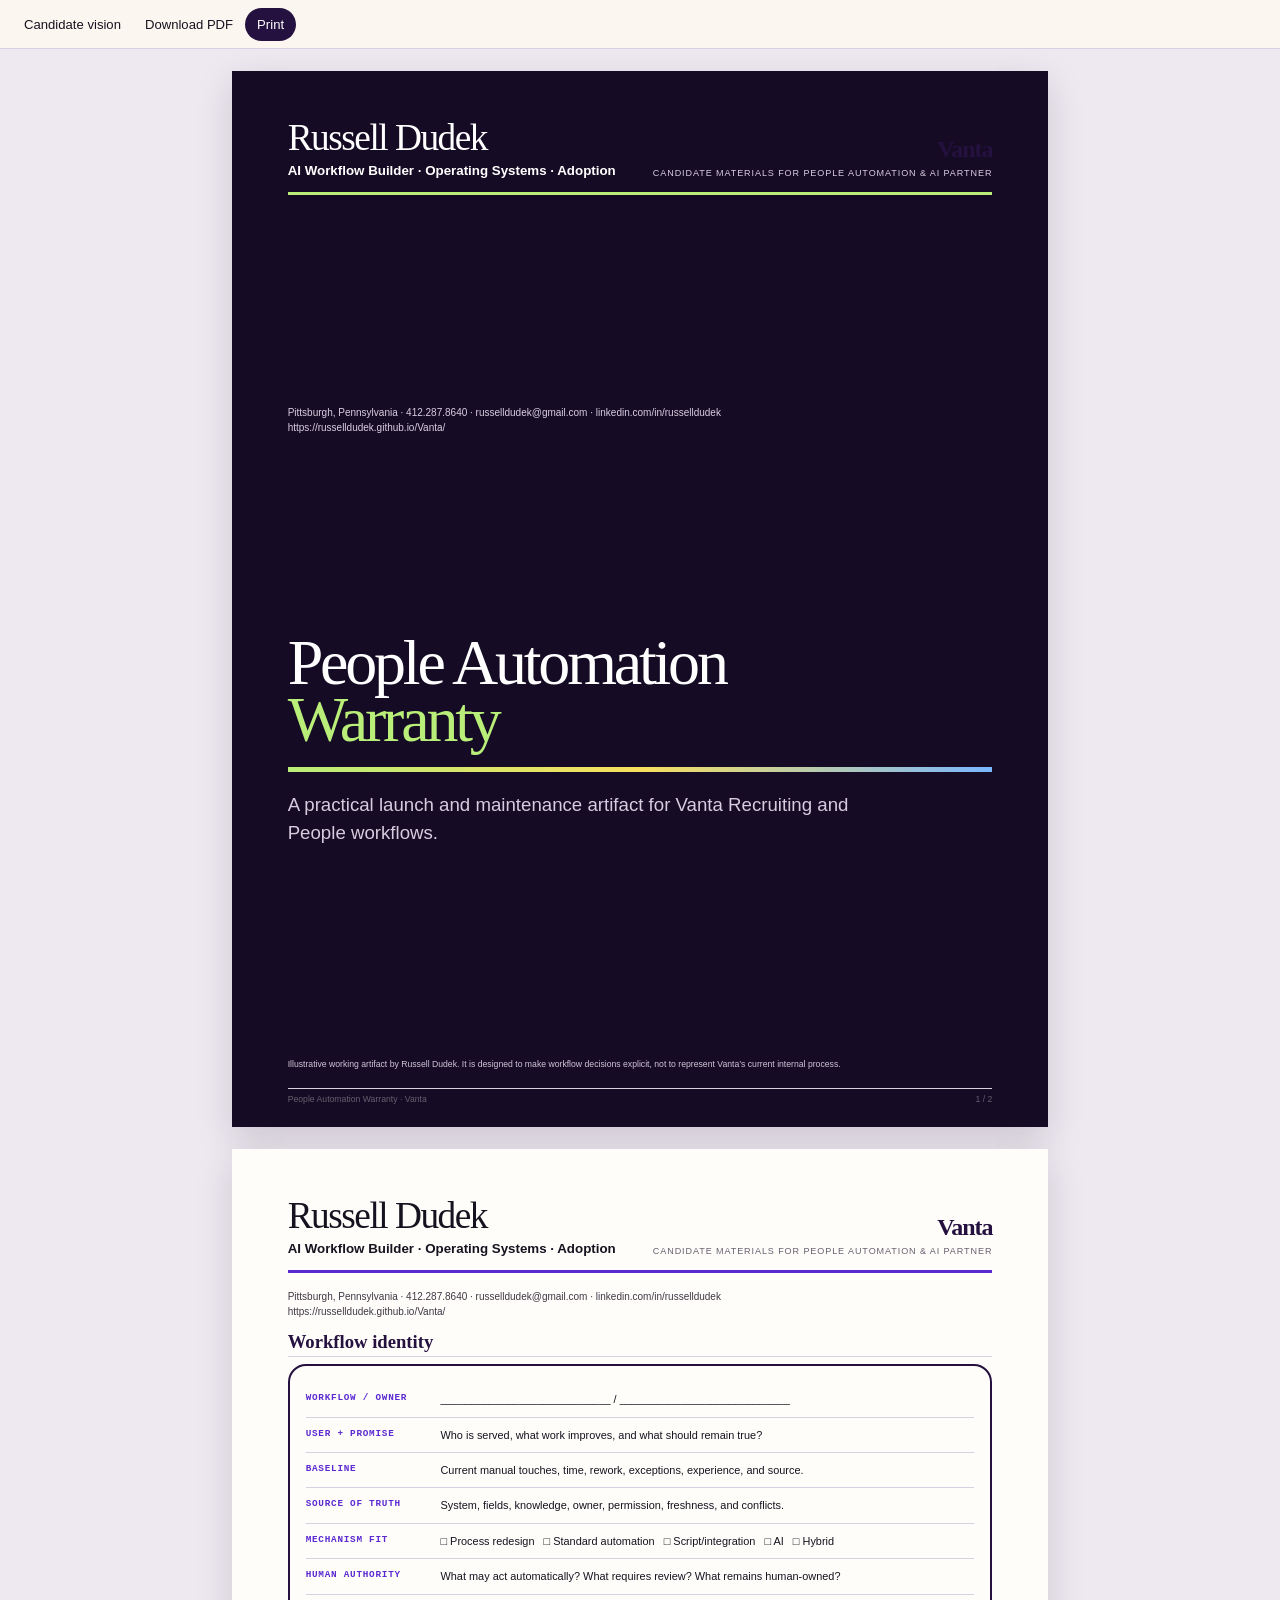
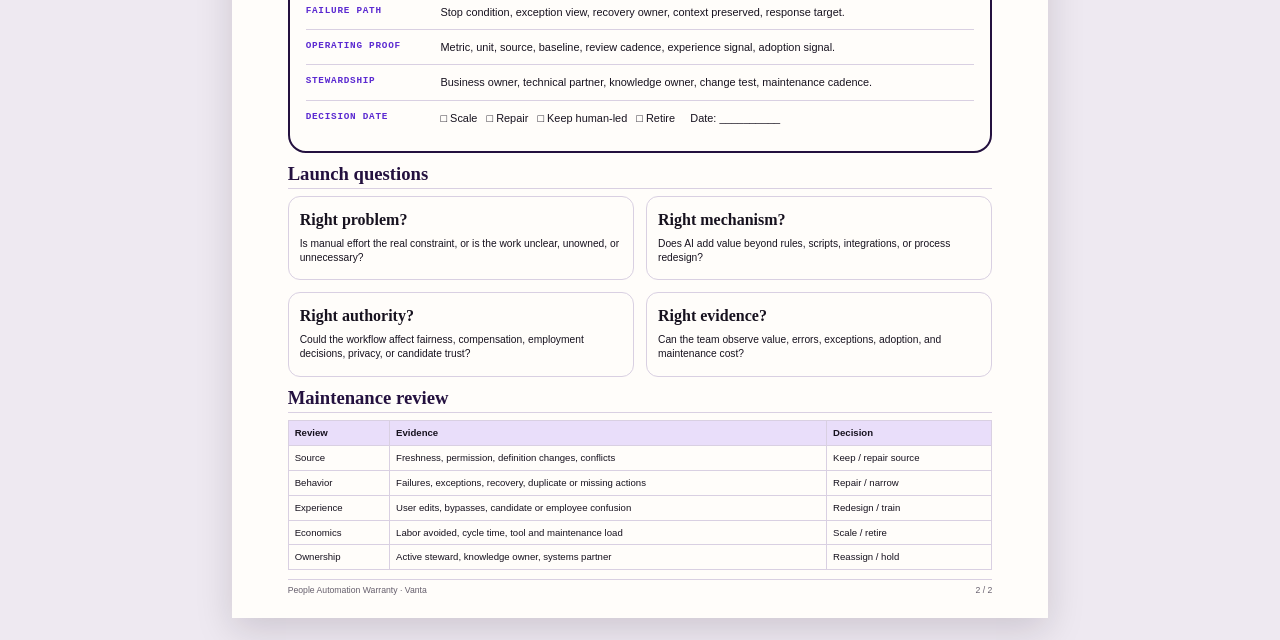
<file: people-automation-warranty.html>
<!doctype html><html lang="en"><head><meta charset="utf-8"><meta name="viewport" content="width=device-width,initial-scale=1"><title>Russell Dudek — People Automation Warranty</title><link rel="stylesheet" href="styles.css"></head><body class="document-body"><div class="doc-actions no-print"><a href="index.html">Candidate vision</a><a href="docs/Russell-Dudek-Vanta-People-Automation-Warranty.pdf" download>Download PDF</a><a class="primary-link" href="#" onclick="window.print();return false;">Print</a></div><section class="sheet brief-cover"><header class="doc-header"><div><div class="doc-name">Russell Dudek</div><div class="doc-role">AI Workflow Builder · Operating Systems · Adoption</div></div><div class="doc-brand"><span class="vanta-wordmark">Vanta</span><small>Candidate materials for People Automation & AI Partner</small></div></header><div class="contact">Pittsburgh, Pennsylvania · <a href="tel:+14122878640">412.287.8640</a> · <a href="mailto:russelldudek@gmail.com">russelldudek@gmail.com</a> · <a href="https://www.linkedin.com/in/russelldudek">linkedin.com/in/russelldudek</a><br><a href="https://russelldudek.github.io/Vanta/">https://russelldudek.github.io/Vanta/</a></div><div><div class="big-title">People Automation<br><em>Warranty</em></div><div class="cover-rule"></div><p class="subtitle">A practical launch and maintenance artifact for Vanta Recruiting and People workflows.</p></div><div><p class="source-note" style="color:#cfc5d7">Illustrative working artifact by Russell Dudek. It is designed to make workflow decisions explicit, not to represent Vanta’s current internal process.</p><div class="doc-footer"><span>People Automation Warranty · Vanta</span><span>1 / 2</span></div></div></section><section class="sheet"><header class="doc-header"><div><div class="doc-name">Russell Dudek</div><div class="doc-role">AI Workflow Builder · Operating Systems · Adoption</div></div><div class="doc-brand"><span class="vanta-wordmark">Vanta</span><small>Candidate materials for People Automation & AI Partner</small></div></header><div class="contact">Pittsburgh, Pennsylvania · <a href="tel:+14122878640">412.287.8640</a> · <a href="mailto:russelldudek@gmail.com">russelldudek@gmail.com</a> · <a href="https://www.linkedin.com/in/russelldudek">linkedin.com/in/russelldudek</a><br><a href="https://russelldudek.github.io/Vanta/">https://russelldudek.github.io/Vanta/</a></div><section class="doc-section"><h2>Workflow identity</h2><div class="warranty-pdf"><div class="field"><b>Workflow / owner</b><span>____________________________ / ____________________________</span></div><div class="field"><b>User + promise</b><span>Who is served, what work improves, and what should remain true?</span></div><div class="field"><b>Baseline</b><span>Current manual touches, time, rework, exceptions, experience, and source.</span></div><div class="field"><b>Source of truth</b><span>System, fields, knowledge, owner, permission, freshness, and conflicts.</span></div><div class="field"><b>Mechanism fit</b><span>□ Process redesign &nbsp; □ Standard automation &nbsp; □ Script/integration &nbsp; □ AI &nbsp; □ Hybrid</span></div><div class="field"><b>Human authority</b><span>What may act automatically? What requires review? What remains human-owned?</span></div><div class="field"><b>Failure path</b><span>Stop condition, exception view, recovery owner, context preserved, response target.</span></div><div class="field"><b>Operating proof</b><span>Metric, unit, source, baseline, review cadence, experience signal, adoption signal.</span></div><div class="field"><b>Stewardship</b><span>Business owner, technical partner, knowledge owner, change test, maintenance cadence.</span></div><div class="field"><b>Decision date</b><span>□ Scale &nbsp; □ Repair &nbsp; □ Keep human-led &nbsp; □ Retire &nbsp; &nbsp; Date: __________</span></div></div></section><section class="doc-section"><h2>Launch questions</h2><div class="brief-grid"><div class="brief-card"><h3>Right problem?</h3><p>Is manual effort the real constraint, or is the work unclear, unowned, or unnecessary?</p></div><div class="brief-card"><h3>Right mechanism?</h3><p>Does AI add value beyond rules, scripts, integrations, or process redesign?</p></div><div class="brief-card"><h3>Right authority?</h3><p>Could the workflow affect fairness, compensation, employment decisions, privacy, or candidate trust?</p></div><div class="brief-card"><h3>Right evidence?</h3><p>Can the team observe value, errors, exceptions, adoption, and maintenance cost?</p></div></div></section><section class="doc-section"><h2>Maintenance review</h2><table class="matrix"><tr><th>Review</th><th>Evidence</th><th>Decision</th></tr><tr><td>Source</td><td>Freshness, permission, definition changes, conflicts</td><td>Keep / repair source</td></tr><tr><td>Behavior</td><td>Failures, exceptions, recovery, duplicate or missing actions</td><td>Repair / narrow</td></tr><tr><td>Experience</td><td>User edits, bypasses, candidate or employee confusion</td><td>Redesign / train</td></tr><tr><td>Economics</td><td>Labor avoided, cycle time, tool and maintenance load</td><td>Scale / retire</td></tr><tr><td>Ownership</td><td>Active steward, knowledge owner, systems partner</td><td>Reassign / hold</td></tr></table></section><div class="doc-footer"><span>People Automation Warranty · Vanta</span><span>2 / 2</span></div></section></body></html>
</file>
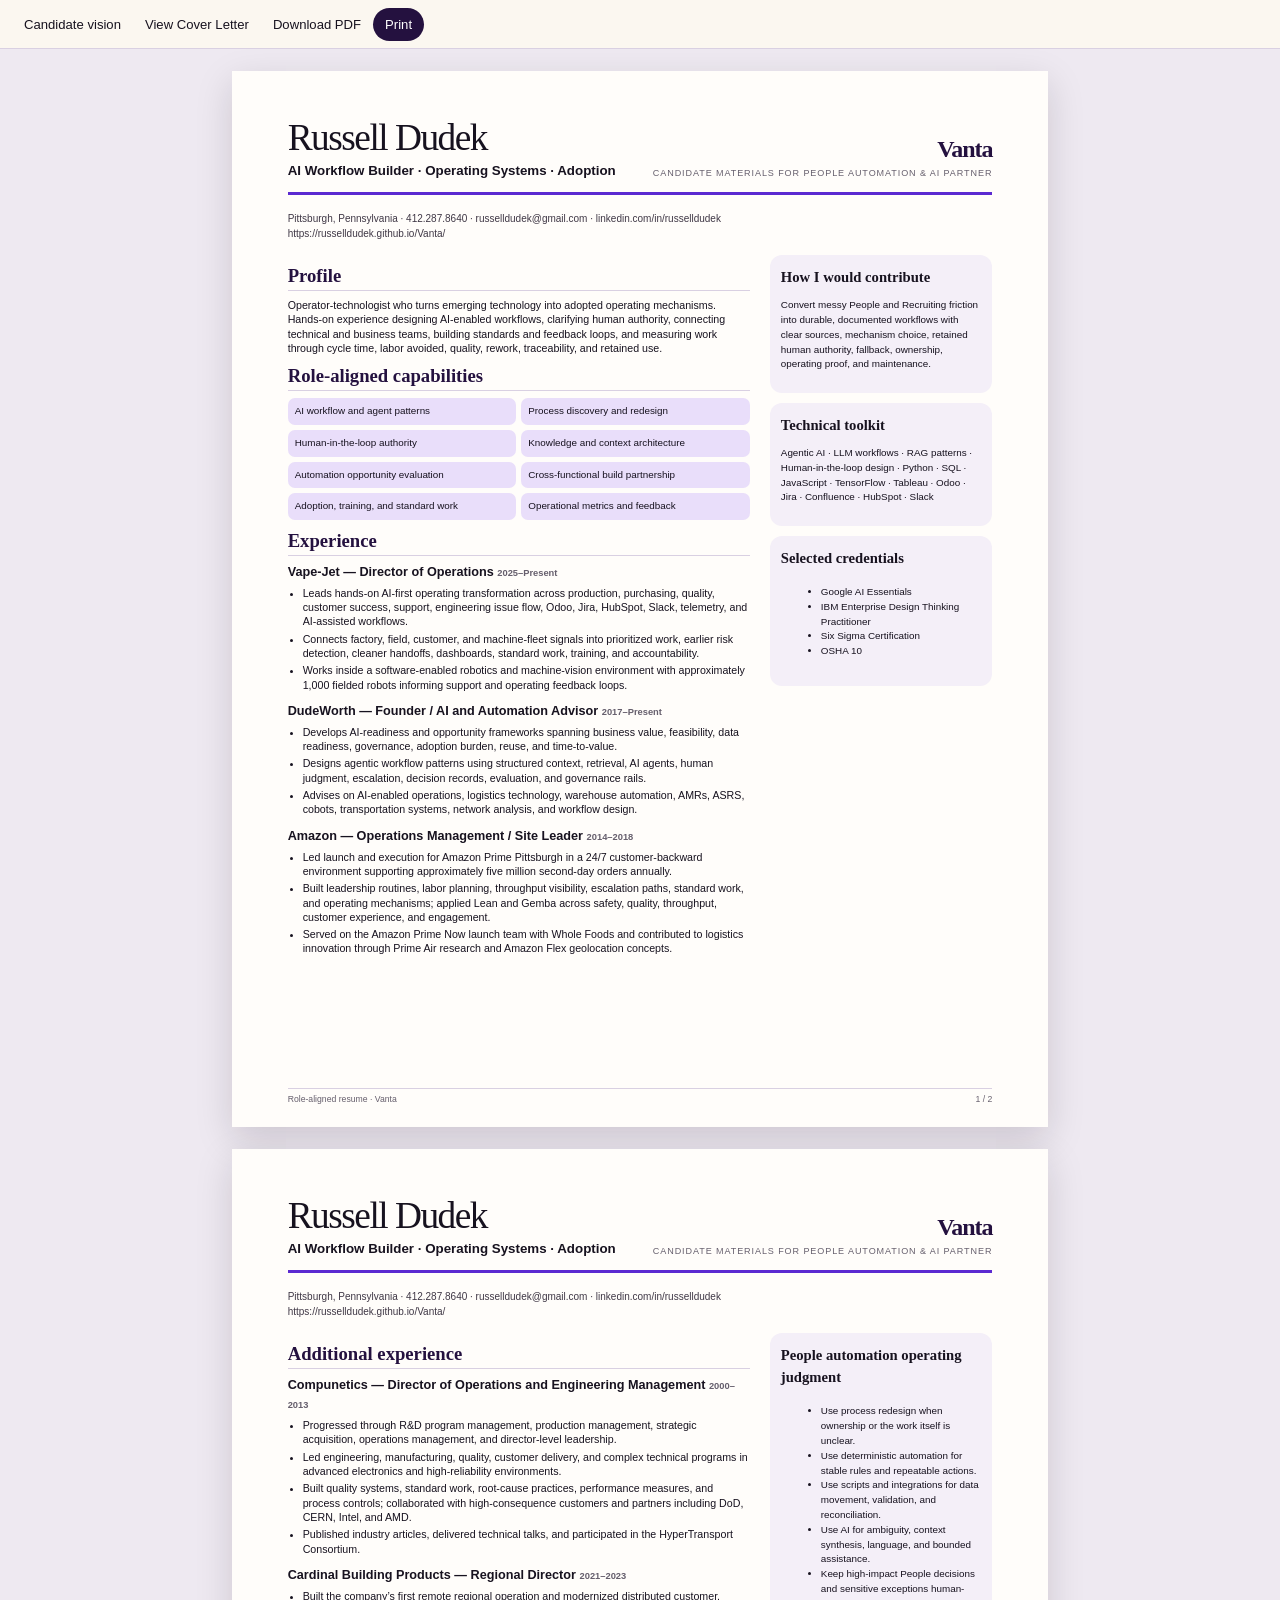
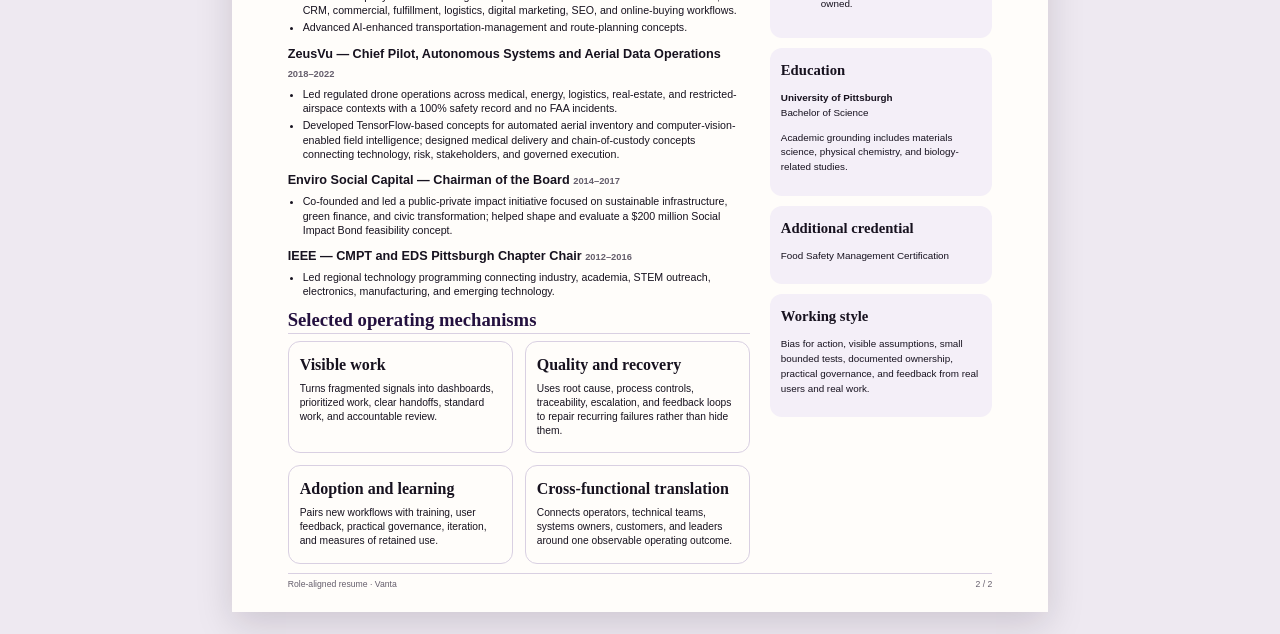
<file: resume.html>
<!doctype html><html lang="en"><head><meta charset="utf-8"><meta name="viewport" content="width=device-width,initial-scale=1"><title>Russell Dudek — Vanta Role-Aligned Resume</title><link rel="stylesheet" href="styles.css"></head><body class="document-body"><div class="doc-actions no-print"><a href="index.html">Candidate vision</a><a href="cover-letter.html">View Cover Letter</a><a href="docs/Russell-Dudek-Vanta-Resume.pdf" download>Download PDF</a><a class="primary-link" href="#" onclick="window.print();return false;">Print</a></div>
<section class="sheet"><header class="doc-header"><div><div class="doc-name">Russell Dudek</div><div class="doc-role">AI Workflow Builder · Operating Systems · Adoption</div></div><div class="doc-brand"><span class="vanta-wordmark">Vanta</span><small>Candidate materials for People Automation & AI Partner</small></div></header><div class="contact">Pittsburgh, Pennsylvania · <a href="tel:+14122878640">412.287.8640</a> · <a href="mailto:russelldudek@gmail.com">russelldudek@gmail.com</a> · <a href="https://www.linkedin.com/in/russelldudek">linkedin.com/in/russelldudek</a><br><a href="https://russelldudek.github.io/Vanta/">https://russelldudek.github.io/Vanta/</a></div><div class="resume-grid"><main><section class="doc-section"><h2>Profile</h2><p>Operator-technologist who turns emerging technology into adopted operating mechanisms. Hands-on experience designing AI-enabled workflows, clarifying human authority, connecting technical and business teams, building standards and feedback loops, and measuring work through cycle time, labor avoided, quality, rework, traceability, and retained use.</p></section><section class="doc-section"><h2>Role-aligned capabilities</h2><div class="capability-list"><span class="capability">AI workflow and agent patterns</span><span class="capability">Process discovery and redesign</span><span class="capability">Human-in-the-loop authority</span><span class="capability">Knowledge and context architecture</span><span class="capability">Automation opportunity evaluation</span><span class="capability">Cross-functional build partnership</span><span class="capability">Adoption, training, and standard work</span><span class="capability">Operational metrics and feedback</span></div></section><section class="doc-section"><h2>Experience</h2><div class="resume-entry"><h3>Vape-Jet — Director of Operations <span class="meta">2025–Present</span></h3><ul><li>Leads hands-on AI-first operating transformation across production, purchasing, quality, customer success, support, engineering issue flow, Odoo, Jira, HubSpot, Slack, telemetry, and AI-assisted workflows.</li><li>Connects factory, field, customer, and machine-fleet signals into prioritized work, earlier risk detection, cleaner handoffs, dashboards, standard work, training, and accountability.</li><li>Works inside a software-enabled robotics and machine-vision environment with approximately 1,000 fielded robots informing support and operating feedback loops.</li></ul></div><div class="resume-entry"><h3>DudeWorth — Founder / AI and Automation Advisor <span class="meta">2017–Present</span></h3><ul><li>Develops AI-readiness and opportunity frameworks spanning business value, feasibility, data readiness, governance, adoption burden, reuse, and time-to-value.</li><li>Designs agentic workflow patterns using structured context, retrieval, AI agents, human judgment, escalation, decision records, evaluation, and governance rails.</li><li>Advises on AI-enabled operations, logistics technology, warehouse automation, AMRs, ASRS, cobots, transportation systems, network analysis, and workflow design.</li></ul></div><div class="resume-entry"><h3>Amazon — Operations Management / Site Leader <span class="meta">2014–2018</span></h3><ul><li>Led launch and execution for Amazon Prime Pittsburgh in a 24/7 customer-backward environment supporting approximately five million second-day orders annually.</li><li>Built leadership routines, labor planning, throughput visibility, escalation paths, standard work, and operating mechanisms; applied Lean and Gemba across safety, quality, throughput, customer experience, and engagement.</li><li>Served on the Amazon Prime Now launch team with Whole Foods and contributed to logistics innovation through Prime Air research and Amazon Flex geolocation concepts.</li></ul></div></section></main><aside><div class="sidebar-box"><h3>How I would contribute</h3><p>Convert messy People and Recruiting friction into durable, documented workflows with clear sources, mechanism choice, retained human authority, fallback, ownership, operating proof, and maintenance.</p></div><div class="sidebar-box"><h3>Technical toolkit</h3><p>Agentic AI · LLM workflows · RAG patterns · Human-in-the-loop design · Python · SQL · JavaScript · TensorFlow · Tableau · Odoo · Jira · Confluence · HubSpot · Slack</p></div><div class="sidebar-box"><h3>Selected credentials</h3><ul><li>Google AI Essentials</li><li>IBM Enterprise Design Thinking Practitioner</li><li>Six Sigma Certification</li><li>OSHA 10</li></ul></div></aside></div><div class="doc-footer"><span>Role-aligned resume · Vanta</span><span>1 / 2</span></div></section>
<section class="sheet"><header class="doc-header"><div><div class="doc-name">Russell Dudek</div><div class="doc-role">AI Workflow Builder · Operating Systems · Adoption</div></div><div class="doc-brand"><span class="vanta-wordmark">Vanta</span><small>Candidate materials for People Automation & AI Partner</small></div></header><div class="contact">Pittsburgh, Pennsylvania · <a href="tel:+14122878640">412.287.8640</a> · <a href="mailto:russelldudek@gmail.com">russelldudek@gmail.com</a> · <a href="https://www.linkedin.com/in/russelldudek">linkedin.com/in/russelldudek</a><br><a href="https://russelldudek.github.io/Vanta/">https://russelldudek.github.io/Vanta/</a></div><div class="resume-grid"><main><section class="doc-section"><h2>Additional experience</h2><div class="resume-entry"><h3>Compunetics — Director of Operations and Engineering Management <span class="meta">2000–2013</span></h3><ul><li>Progressed through R&amp;D program management, production management, strategic acquisition, operations management, and director-level leadership.</li><li>Led engineering, manufacturing, quality, customer delivery, and complex technical programs in advanced electronics and high-reliability environments.</li><li>Built quality systems, standard work, root-cause practices, performance measures, and process controls; collaborated with high-consequence customers and partners including DoD, CERN, Intel, and AMD.</li><li>Published industry articles, delivered technical talks, and participated in the HyperTransport Consortium.</li></ul></div><div class="resume-entry"><h3>Cardinal Building Products — Regional Director <span class="meta">2021–2023</span></h3><ul><li>Built the company’s first remote regional operation and modernized distributed customer, CRM, commercial, fulfillment, logistics, digital marketing, SEO, and online-buying workflows.</li><li>Advanced AI-enhanced transportation-management and route-planning concepts.</li></ul></div><div class="resume-entry"><h3>ZeusVu — Chief Pilot, Autonomous Systems and Aerial Data Operations <span class="meta">2018–2022</span></h3><ul><li>Led regulated drone operations across medical, energy, logistics, real-estate, and restricted-airspace contexts with a 100% safety record and no FAA incidents.</li><li>Developed TensorFlow-based concepts for automated aerial inventory and computer-vision-enabled field intelligence; designed medical delivery and chain-of-custody concepts connecting technology, risk, stakeholders, and governed execution.</li></ul></div><div class="resume-entry"><h3>Enviro Social Capital — Chairman of the Board <span class="meta">2014–2017</span></h3><ul><li>Co-founded and led a public-private impact initiative focused on sustainable infrastructure, green finance, and civic transformation; helped shape and evaluate a $200 million Social Impact Bond feasibility concept.</li></ul></div><div class="resume-entry"><h3>IEEE — CMPT and EDS Pittsburgh Chapter Chair <span class="meta">2012–2016</span></h3><ul><li>Led regional technology programming connecting industry, academia, STEM outreach, electronics, manufacturing, and emerging technology.</li></ul></div></section><section class="doc-section"><h2>Selected operating mechanisms</h2><div class="brief-grid"><div class="brief-card"><h3>Visible work</h3><p>Turns fragmented signals into dashboards, prioritized work, clear handoffs, standard work, and accountable review.</p></div><div class="brief-card"><h3>Quality and recovery</h3><p>Uses root cause, process controls, traceability, escalation, and feedback loops to repair recurring failures rather than hide them.</p></div><div class="brief-card"><h3>Adoption and learning</h3><p>Pairs new workflows with training, user feedback, practical governance, iteration, and measures of retained use.</p></div><div class="brief-card"><h3>Cross-functional translation</h3><p>Connects operators, technical teams, systems owners, customers, and leaders around one observable operating outcome.</p></div></div></section></main><aside><div class="sidebar-box"><h3>People automation operating judgment</h3><ul><li>Use process redesign when ownership or the work itself is unclear.</li><li>Use deterministic automation for stable rules and repeatable actions.</li><li>Use scripts and integrations for data movement, validation, and reconciliation.</li><li>Use AI for ambiguity, context synthesis, language, and bounded assistance.</li><li>Keep high-impact People decisions and sensitive exceptions human-owned.</li></ul></div><div class="sidebar-box"><h3>Education</h3><p><b>University of Pittsburgh</b><br>Bachelor of Science</p><p>Academic grounding includes materials science, physical chemistry, and biology-related studies.</p></div><div class="sidebar-box"><h3>Additional credential</h3><p>Food Safety Management Certification</p></div><div class="sidebar-box"><h3>Working style</h3><p>Bias for action, visible assumptions, small bounded tests, documented ownership, practical governance, and feedback from real users and real work.</p></div></aside></div><div class="doc-footer"><span>Role-aligned resume · Vanta</span><span>2 / 2</span></div></section></body></html>
</file>
<file: styles.css>
@import url('brand-tokens.css');
*{box-sizing:border-box}html{scroll-behavior:smooth}body{margin:0;background:var(--vanta-cream);color:var(--ink);font-family:var(--sans);line-height:1.5}a{color:inherit}button,a{touch-action:manipulation}.site-shell{overflow:hidden}.topbar{position:sticky;top:0;z-index:30;display:flex;align-items:center;justify-content:space-between;padding:14px clamp(20px,4vw,64px);background:rgba(251,248,240,.92);backdrop-filter:blur(14px);border-bottom:1px solid rgba(36,17,63,.12)}.brandlock{display:flex;align-items:center;gap:12px}.vanta-wordmark{font-family:var(--serif);font-weight:700;font-size:1.45rem;letter-spacing:-.045em;color:var(--vanta-purple-deep)}.independent{font-size:.72rem;text-transform:uppercase;letter-spacing:.12em;color:var(--muted);border-left:1px solid var(--line);padding-left:12px}.nav{display:flex;gap:6px;align-items:center}.nav a,.doc-actions a{font-size:.82rem;text-decoration:none;padding:9px 12px;border-radius:999px}.nav a:hover,.nav a:focus-visible,.doc-actions a:hover,.doc-actions a:focus-visible{background:var(--vanta-lilac);outline:none}.primary-link{background:var(--vanta-purple-deep)!important;color:white!important}.hero{min-height:calc(100vh - 65px);display:grid;grid-template-columns:minmax(0,1fr) minmax(420px,.95fr);align-items:center;gap:clamp(28px,5vw,80px);padding:clamp(48px,8vw,110px) clamp(20px,6vw,96px);background:radial-gradient(circle at 80% 25%,rgba(185,238,120,.28),transparent 23%),linear-gradient(145deg,var(--paper),var(--vanta-lilac))}.eyebrow{display:inline-flex;align-items:center;gap:8px;font-size:.76rem;font-weight:700;text-transform:uppercase;letter-spacing:.14em;color:var(--vanta-purple)}.eyebrow:before{content:'';width:26px;height:2px;background:currentColor}.hero h1{font-family:var(--serif);font-size:clamp(3.3rem,7.1vw,7.6rem);line-height:.9;letter-spacing:-.065em;margin:22px 0 24px;max-width:900px}.hero h1 em{font-style:normal;color:var(--vanta-purple)}.hero-copy{font-size:clamp(1.05rem,1.7vw,1.32rem);max-width:700px;color:#4f4658}.hero-actions{display:flex;gap:12px;flex-wrap:wrap;margin-top:30px}.btn{display:inline-flex;align-items:center;justify-content:center;text-decoration:none;border-radius:999px;padding:13px 18px;font-weight:700;border:1px solid var(--vanta-purple-deep);background:transparent}.btn.primary{background:var(--vanta-purple-deep);color:white}.btn:hover,.btn:focus-visible{transform:translateY(-1px);box-shadow:0 7px 18px rgba(36,17,63,.14);outline:none}.hero-art{position:relative}.cutout{position:absolute;inset:-30px -18px auto auto;width:160px;height:160px;background:var(--vanta-yellow);clip-path:polygon(0 20%,20% 0,40% 18%,58% 0,78% 20%,100% 10%,92% 40%,100% 60%,78% 74%,88% 100%,55% 88%,36% 100%,20% 78%,0 88%,10% 58%,0 38%);opacity:.75}.warranty-card{position:relative;background:var(--vanta-purple-ink);color:white;border-radius:32px;padding:26px;box-shadow:0 35px 90px rgba(36,17,63,.28);transform:rotate(1.5deg);overflow:hidden}.warranty-card:before{content:'';position:absolute;inset:0;background:linear-gradient(135deg,rgba(255,255,255,.08),transparent 42%)}.warranty-head{display:flex;justify-content:space-between;gap:18px;align-items:flex-start;position:relative}.warranty-kicker{font-size:.68rem;text-transform:uppercase;letter-spacing:.16em;color:#cfbdf4}.warranty-title{font-family:var(--serif);font-size:clamp(1.7rem,3vw,2.7rem);line-height:1;margin:7px 0}.warranty-status{font-family:var(--mono);font-size:.7rem;background:var(--vanta-green);color:#182016;border-radius:999px;padding:8px 10px;white-space:nowrap}.warranty-line{height:3px;background:#4b3a63;margin:28px 0 18px;position:relative}.warranty-progress{height:100%;width:0;background:linear-gradient(90deg,var(--vanta-green),var(--vanta-yellow));transition:width .45s ease}.warranty-card.is-running .warranty-progress{animation:verifyLine 2.4s cubic-bezier(.2,.7,.2,1) forwards}.warranty-card.is-settled .warranty-progress{width:100%}.warranty-clauses{display:grid;grid-template-columns:repeat(3,1fr);gap:10px;position:relative}.clause{min-height:88px;border:1px solid rgba(255,255,255,.17);border-radius:16px;padding:12px;background:rgba(255,255,255,.045);opacity:.42;transform:translateY(7px);transition:.35s ease}.clause strong{display:block;font-size:.67rem;text-transform:uppercase;letter-spacing:.12em;color:#cfc0e8;margin-bottom:6px}.clause span{font-size:.8rem;line-height:1.3}.warranty-card.is-running .clause{animation:seal .4s ease forwards}.warranty-card.is-running .clause:nth-child(1){animation-delay:.2s}.warranty-card.is-running .clause:nth-child(2){animation-delay:.55s}.warranty-card.is-running .clause:nth-child(3){animation-delay:.9s}.warranty-card.is-running .clause:nth-child(4){animation-delay:1.25s}.warranty-card.is-running .clause:nth-child(5){animation-delay:1.6s}.warranty-card.is-running .clause:nth-child(6){animation-delay:1.95s}.warranty-card.is-settled .clause{opacity:1;transform:none}.warranty-proof{display:flex;justify-content:space-between;align-items:center;gap:14px;margin-top:18px;padding-top:16px;border-top:1px solid rgba(255,255,255,.15);font-family:var(--mono);font-size:.72rem}.proof-seal{display:inline-flex;align-items:center;gap:8px}.proof-dot{width:10px;height:10px;border-radius:50%;background:var(--vanta-green);box-shadow:0 0 0 5px rgba(185,238,120,.14)}@keyframes verifyLine{to{width:100%}}@keyframes seal{to{opacity:1;transform:none}}
.section{padding:clamp(68px,9vw,130px) clamp(20px,6vw,96px)}.section.dark{background:var(--vanta-purple-ink);color:white}.section.purple{background:var(--vanta-purple);color:white}.section-head{display:grid;grid-template-columns:.58fr 1.42fr;gap:clamp(30px,7vw,110px);align-items:start;margin-bottom:52px}.section-index{font-family:var(--mono);font-size:.75rem;letter-spacing:.12em;text-transform:uppercase;color:var(--vanta-purple)}.dark .section-index,.purple .section-index{color:var(--vanta-green)}.section h2{font-family:var(--serif);font-size:clamp(2.5rem,5vw,5.4rem);line-height:.96;letter-spacing:-.045em;margin:0}.lede{font-size:1.12rem;max-width:780px;color:var(--muted)}.dark .lede,.purple .lede{color:#ddd3e9}.tension-grid{display:grid;grid-template-columns:repeat(3,1fr);gap:1px;background:rgba(255,255,255,.16);border:1px solid rgba(255,255,255,.16)}.tension{padding:24px;background:var(--vanta-purple-ink);min-height:180px}.tension b{display:block;font-family:var(--serif);font-size:1.45rem;line-height:1.08;margin-bottom:18px}.tension p{font-size:.9rem;color:#cfc7d7;margin:0}.decision-studio{display:grid;grid-template-columns:300px minmax(0,1fr);gap:30px}.scenario-list{display:flex;flex-direction:column;gap:10px}.scenario-btn{appearance:none;border:1px solid var(--line);background:var(--paper);text-align:left;padding:15px 16px;border-radius:14px;font:inherit;font-weight:700;cursor:pointer}.scenario-btn[aria-pressed='true']{background:var(--vanta-purple-deep);color:white;border-color:var(--vanta-purple-deep)}.scenario-btn:focus-visible{outline:3px solid var(--vanta-blue);outline-offset:2px}.studio-panel{border:1px solid var(--line);border-radius:28px;background:var(--paper);padding:clamp(22px,4vw,42px);box-shadow:0 16px 45px rgba(36,17,63,.08)}.studio-top{display:flex;justify-content:space-between;gap:18px;align-items:flex-start}.studio-top h3{font-family:var(--serif);font-size:clamp(2rem,3.5vw,3.7rem);line-height:1;margin:0 0 10px}.posture{padding:8px 12px;border-radius:999px;background:var(--vanta-lilac);font-size:.75rem;font-weight:800;white-space:nowrap}.clause-grid{display:grid;grid-template-columns:repeat(2,1fr);gap:12px;margin-top:26px}.clause-card{border:1px solid var(--line);border-radius:16px;padding:15px;min-height:110px}.clause-card label{display:block;font-family:var(--mono);font-size:.68rem;letter-spacing:.08em;text-transform:uppercase;color:var(--vanta-purple);margin-bottom:7px}.clause-card output{font-size:.92rem}.studio-verdict{margin-top:14px;border-radius:18px;padding:17px;background:var(--vanta-lilac);display:grid;grid-template-columns:1fr auto;gap:15px;align-items:center}.studio-verdict strong{font-family:var(--serif);font-size:1.2rem}.replay{border:0;background:transparent;text-decoration:underline;cursor:pointer;font-weight:700}.mechanism-table{display:grid;grid-template-columns:repeat(4,1fr);gap:14px}.mechanism{border:1px solid rgba(255,255,255,.18);border-radius:20px;padding:22px;min-height:230px}.mechanism .num{font-family:var(--mono);color:var(--vanta-green);font-size:.7rem}.mechanism h3{font-family:var(--serif);font-size:1.55rem;line-height:1.05}.mechanism p{font-size:.88rem;color:#d9d0e2}.evidence-map{display:grid;grid-template-columns:1.15fr .85fr;gap:28px}.evidence-main{background:var(--paper);border:1px solid var(--line);border-radius:28px;padding:32px}.evidence-role{display:grid;grid-template-columns:120px 1fr;gap:20px;padding:18px 0;border-bottom:1px solid var(--line)}.evidence-role:last-child{border:0}.evidence-role b{font-family:var(--serif);font-size:1.2rem}.evidence-role p{margin:0;font-size:.9rem}.fit-band{background:var(--vanta-yellow);border-radius:28px;padding:30px}.fit-band h3{font-family:var(--serif);font-size:2rem;line-height:1}.fit-band li{margin-bottom:12px}.scorecard{display:grid;grid-template-columns:repeat(3,1fr);gap:16px}.score{border-top:3px solid var(--vanta-green);padding:18px 0}.score b{font-family:var(--serif);font-size:1.25rem}.score p{font-size:.88rem;color:#d9d0e2}.plan-strip{display:grid;grid-template-columns:repeat(3,1fr);gap:12px}.phase{padding:24px;border-radius:24px;background:var(--paper);border:1px solid var(--line)}.phase .days{font-family:var(--mono);color:var(--vanta-purple);font-size:.72rem;text-transform:uppercase;letter-spacing:.12em}.phase h3{font-family:var(--serif);font-size:2rem;line-height:1}.phase ul{padding-left:18px;font-size:.9rem}.questions{display:grid;grid-template-columns:repeat(2,1fr);gap:14px}.question{background:rgba(255,255,255,.08);border:1px solid rgba(255,255,255,.16);border-radius:18px;padding:20px;font-family:var(--serif);font-size:1.18rem}.closing{display:grid;grid-template-columns:1.2fr .8fr;gap:40px;align-items:end}.closing h2{font-size:clamp(3rem,7vw,7rem)}.doc-grid{display:grid;grid-template-columns:repeat(2,1fr);gap:14px}.doc-link{display:block;text-decoration:none;border:1px solid rgba(255,255,255,.24);border-radius:18px;padding:18px}.doc-link:hover,.doc-link:focus-visible{background:rgba(255,255,255,.09);outline:none}.footer{padding:30px clamp(20px,6vw,96px);background:#0e0718;color:#bfb4ca;font-size:.75rem;display:flex;justify-content:space-between;gap:20px;flex-wrap:wrap}
/* document surfaces */
.document-body{background:#eee9f1}.doc-actions{position:sticky;top:0;z-index:10;display:flex;gap:8px;justify-content:center;flex-wrap:wrap;padding:12px;background:rgba(251,248,240,.95);border-bottom:1px solid var(--line)}.sheet{width:8.5in;min-height:11in;margin:22px auto;background:var(--paper);box-shadow:0 12px 35px rgba(20,10,30,.15);padding:.52in .58in .5in;position:relative;overflow:hidden}.sheet + .sheet{break-before:page}.doc-header{display:grid;grid-template-columns:1fr auto;gap:20px;align-items:end;border-bottom:3px solid var(--vanta-purple);padding-bottom:12px;margin-bottom:16px}.doc-name{font-family:var(--serif);font-size:28pt;line-height:.9;letter-spacing:-.04em}.doc-role{font-size:10pt;font-weight:800;margin-top:6px}.doc-brand{text-align:right}.doc-brand .vanta-wordmark{font-size:18pt}.doc-brand small{display:block;font-size:6.8pt;text-transform:uppercase;letter-spacing:.1em;color:var(--muted)}.contact{font-size:7.5pt;line-height:1.5;margin:8px 0 14px;color:#3f3745}.contact a{text-decoration:none}.doc-section{margin-top:12px}.doc-section h2{font-family:var(--serif);font-size:14pt;margin:0 0 7px;line-height:1;border-bottom:1px solid var(--line);padding-bottom:4px;color:var(--vanta-purple-deep)}.doc-section h3{font-size:9.5pt;margin:0 0 2px}.doc-section p,.doc-section li{font-size:8pt;line-height:1.34}.doc-section p{margin:4px 0}.doc-section ul{margin:4px 0 0;padding-left:15px}.doc-section li{margin-bottom:3px}.resume-grid{display:grid;grid-template-columns:1.35fr .65fr;gap:20px}.resume-entry{margin-bottom:10px}.resume-entry .meta{font-size:7pt;color:var(--muted);font-weight:700}.capability-list{display:grid;grid-template-columns:1fr 1fr;gap:5px}.capability{font-size:7.4pt;padding:6px 7px;background:var(--vanta-lilac);border-radius:7px}.sidebar-box{background:#f4eff8;border-radius:12px;padding:11px;margin-bottom:10px}.sidebar-box h3{font-family:var(--serif);font-size:11pt;margin:0 0 7px}.sidebar-box p,.sidebar-box li{font-size:7.4pt}.doc-footer{position:absolute;left:.58in;right:.58in;bottom:.22in;border-top:1px solid var(--line);padding-top:4px;display:flex;justify-content:space-between;font-size:6.5pt;color:var(--muted)}.letter-body p{font-family:var(--serif);font-size:11.15pt;line-height:1.52;margin:0 0 13px}.letter-date{font-size:8pt;color:var(--muted);margin:10px 0 18px}.signature{font-family:var(--serif);font-size:15pt;margin-top:18px!important}.brief-cover{display:flex;flex-direction:column;justify-content:space-between;background:var(--vanta-purple-ink);color:white}.brief-cover .doc-header{border-color:var(--vanta-green)}.brief-cover .doc-brand small,.brief-cover .contact{color:#d8cfe0}.brief-cover .big-title{font-family:var(--serif);font-size:48pt;line-height:.9;letter-spacing:-.05em}.brief-cover .big-title em{color:var(--vanta-green);font-style:normal}.brief-cover .subtitle{font-size:14pt;max-width:5.9in;color:#d6ccde}.brief-cover .cover-rule{height:5px;background:linear-gradient(90deg,var(--vanta-green),var(--vanta-yellow),var(--vanta-blue));margin:18px 0}.brief-grid{display:grid;grid-template-columns:1fr 1fr;gap:12px}.brief-card{border:1px solid var(--line);border-radius:12px;padding:11px;break-inside:avoid}.brief-card h3{font-family:var(--serif);font-size:12pt;margin:0 0 5px}.brief-card p,.brief-card li{font-size:7.7pt}.matrix{width:100%;border-collapse:collapse}.matrix th,.matrix td{border:1px solid var(--line);padding:6px;vertical-align:top;font-size:7.2pt;line-height:1.25}.matrix th{background:var(--vanta-lilac);text-align:left}.phase-page h1{font-family:var(--serif);font-size:34pt;line-height:.92;margin:16px 0}.phase-page .phase-number{font-family:var(--mono);color:var(--vanta-purple);font-size:8pt;text-transform:uppercase;letter-spacing:.14em}.deliverables{display:grid;grid-template-columns:repeat(2,1fr);gap:10px}.deliverable{border:1px solid var(--line);border-radius:10px;padding:10px}.deliverable strong{font-family:var(--serif);font-size:11pt}.deliverable p{font-size:7.5pt}.warranty-pdf{border:2px solid var(--vanta-purple-deep);border-radius:18px;padding:16px}.warranty-pdf .field{display:grid;grid-template-columns:1.3in 1fr;gap:10px;padding:9px 0;border-bottom:1px solid var(--line)}.warranty-pdf .field:last-child{border:0}.warranty-pdf .field b{font-family:var(--mono);font-size:7pt;text-transform:uppercase;letter-spacing:.08em;color:var(--vanta-purple)}.warranty-pdf .field span{font-size:8.2pt}.source-note{font-size:6.5pt;color:var(--muted);line-height:1.3}.no-print{display:block}
@media(max-width:980px){.hero{grid-template-columns:1fr;min-height:auto}.hero-art{max-width:690px}.section-head{grid-template-columns:1fr}.tension-grid,.mechanism-table,.scorecard,.plan-strip{grid-template-columns:1fr 1fr}.decision-studio{grid-template-columns:1fr}.scenario-list{display:grid;grid-template-columns:repeat(2,1fr)}.evidence-map,.closing{grid-template-columns:1fr}.sheet{width:min(100% - 24px,8.5in);min-height:auto;margin:12px auto;overflow:visible}.doc-footer{position:static;margin-top:20px}.document-body{overflow-x:hidden}}
@media(max-width:620px){.topbar{align-items:flex-start}.independent{display:none}.nav a:not(.primary-link){display:none}.hero h1{font-size:3.4rem}.warranty-card{padding:18px;border-radius:22px;transform:none}.warranty-clauses{grid-template-columns:1fr 1fr}.warranty-status{font-size:.62rem}.section{padding:64px 18px}.tension-grid,.mechanism-table,.scorecard,.plan-strip,.questions,.doc-grid,.clause-grid,.scenario-list{grid-template-columns:1fr}.studio-verdict{grid-template-columns:1fr}.evidence-role{grid-template-columns:1fr}.sheet{padding:24px 18px}.doc-header,.resume-grid{grid-template-columns:1fr}.doc-brand{text-align:left}.doc-name{font-size:24pt}.contact{overflow-wrap:anywhere}.brief-grid,.deliverables{grid-template-columns:1fr}.matrix{display:block;overflow-x:auto}.document-body .sheet{box-shadow:none}}
@media(prefers-reduced-motion:reduce){html{scroll-behavior:auto}*,*:before,*:after{animation-duration:.001ms!important;animation-iteration-count:1!important;transition-duration:.001ms!important}.warranty-progress{width:100%!important}.clause{opacity:1!important;transform:none!important}}
@media print{@page{size:letter;margin:0}body.document-body{background:white}.doc-actions,.no-print{display:none!important}.sheet{width:8.5in;height:11in;min-height:11in;margin:0;box-shadow:none;overflow:hidden;break-after:page}.sheet:last-child{break-after:auto}.doc-footer{position:absolute}}
.sr-only{position:absolute!important;width:1px!important;height:1px!important;padding:0!important;margin:-1px!important;overflow:hidden!important;clip:rect(0,0,0,0)!important;white-space:nowrap!important;border:0!important}
.studio-panel.pulse{animation:panelPulse .42s ease}@keyframes panelPulse{50%{transform:translateY(-2px);box-shadow:0 20px 52px rgba(91,42,209,.15)}}
@media(prefers-reduced-motion:reduce){.studio-panel.pulse{animation:none!important}}
@media print{
 .phase-page .brief-card{padding:8px}
 .phase-page .brief-card p{font-size:7.2pt;line-height:1.22}
}
</file>
